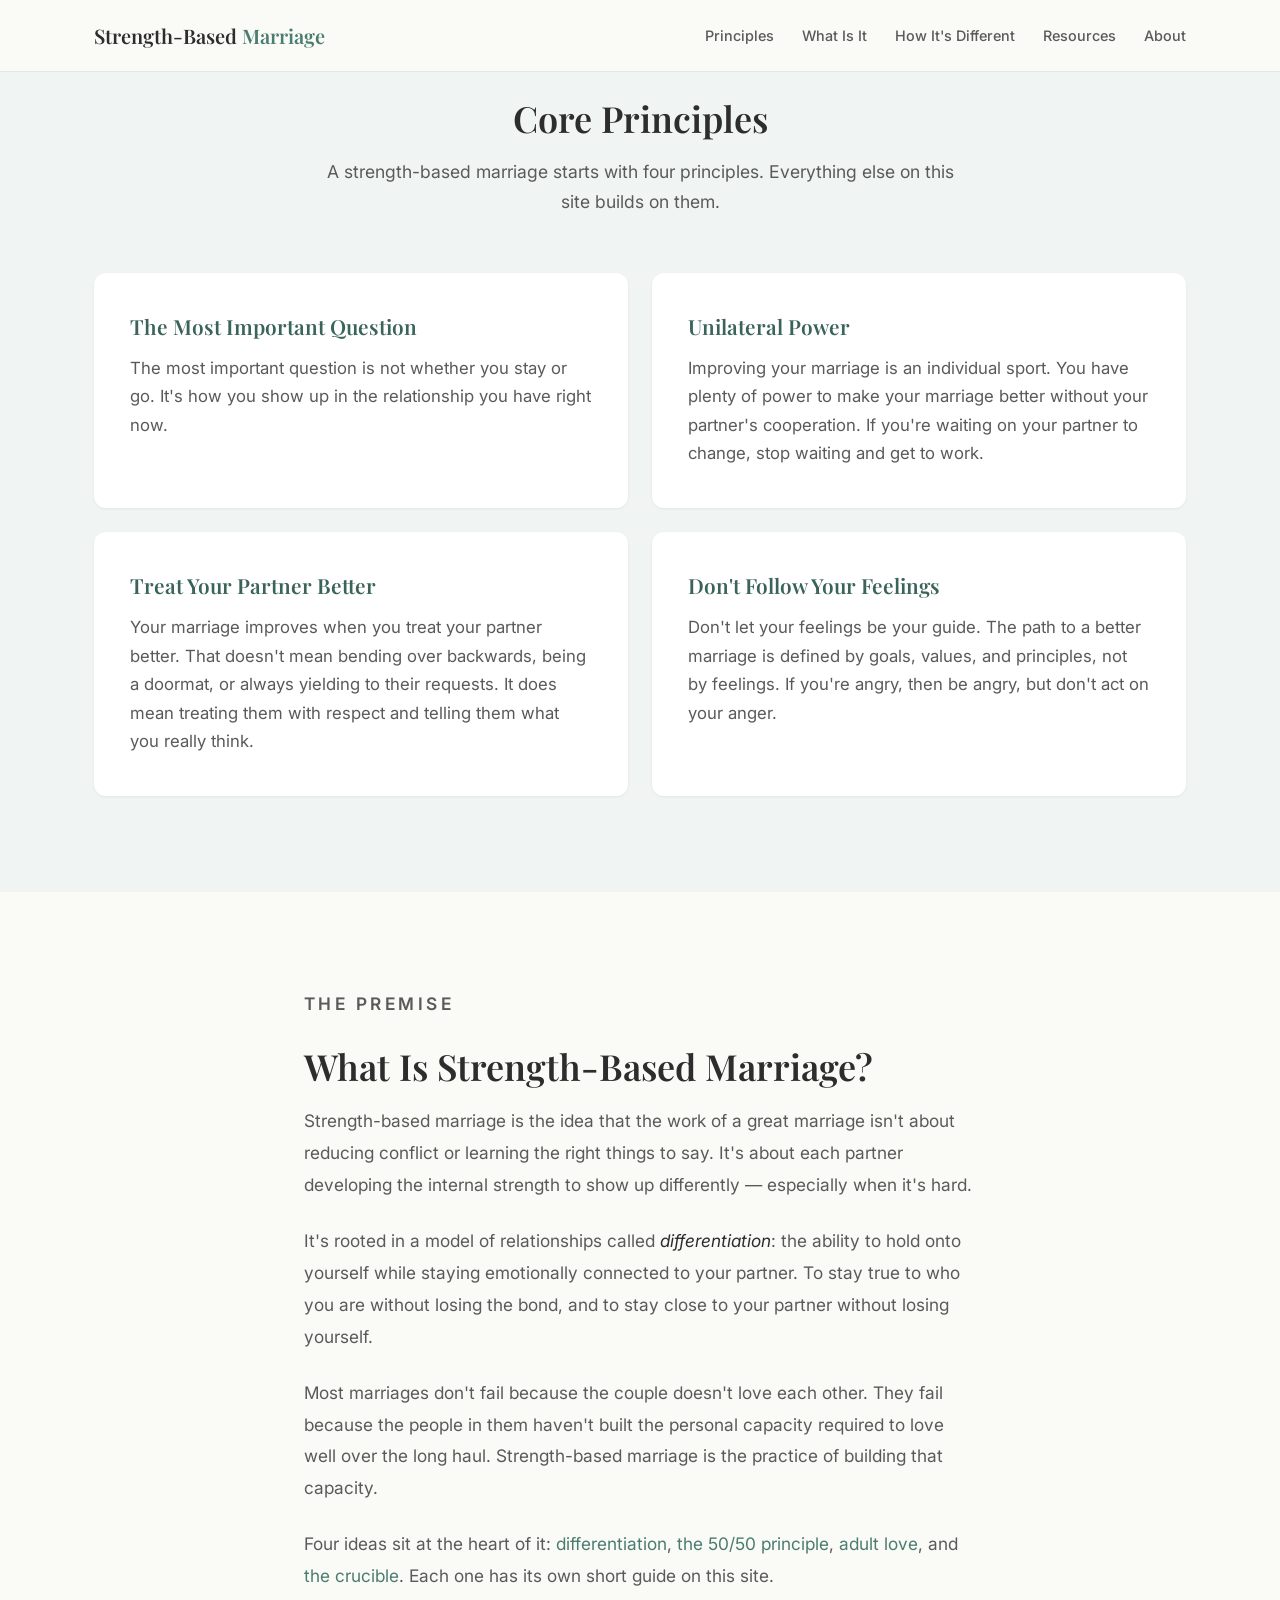
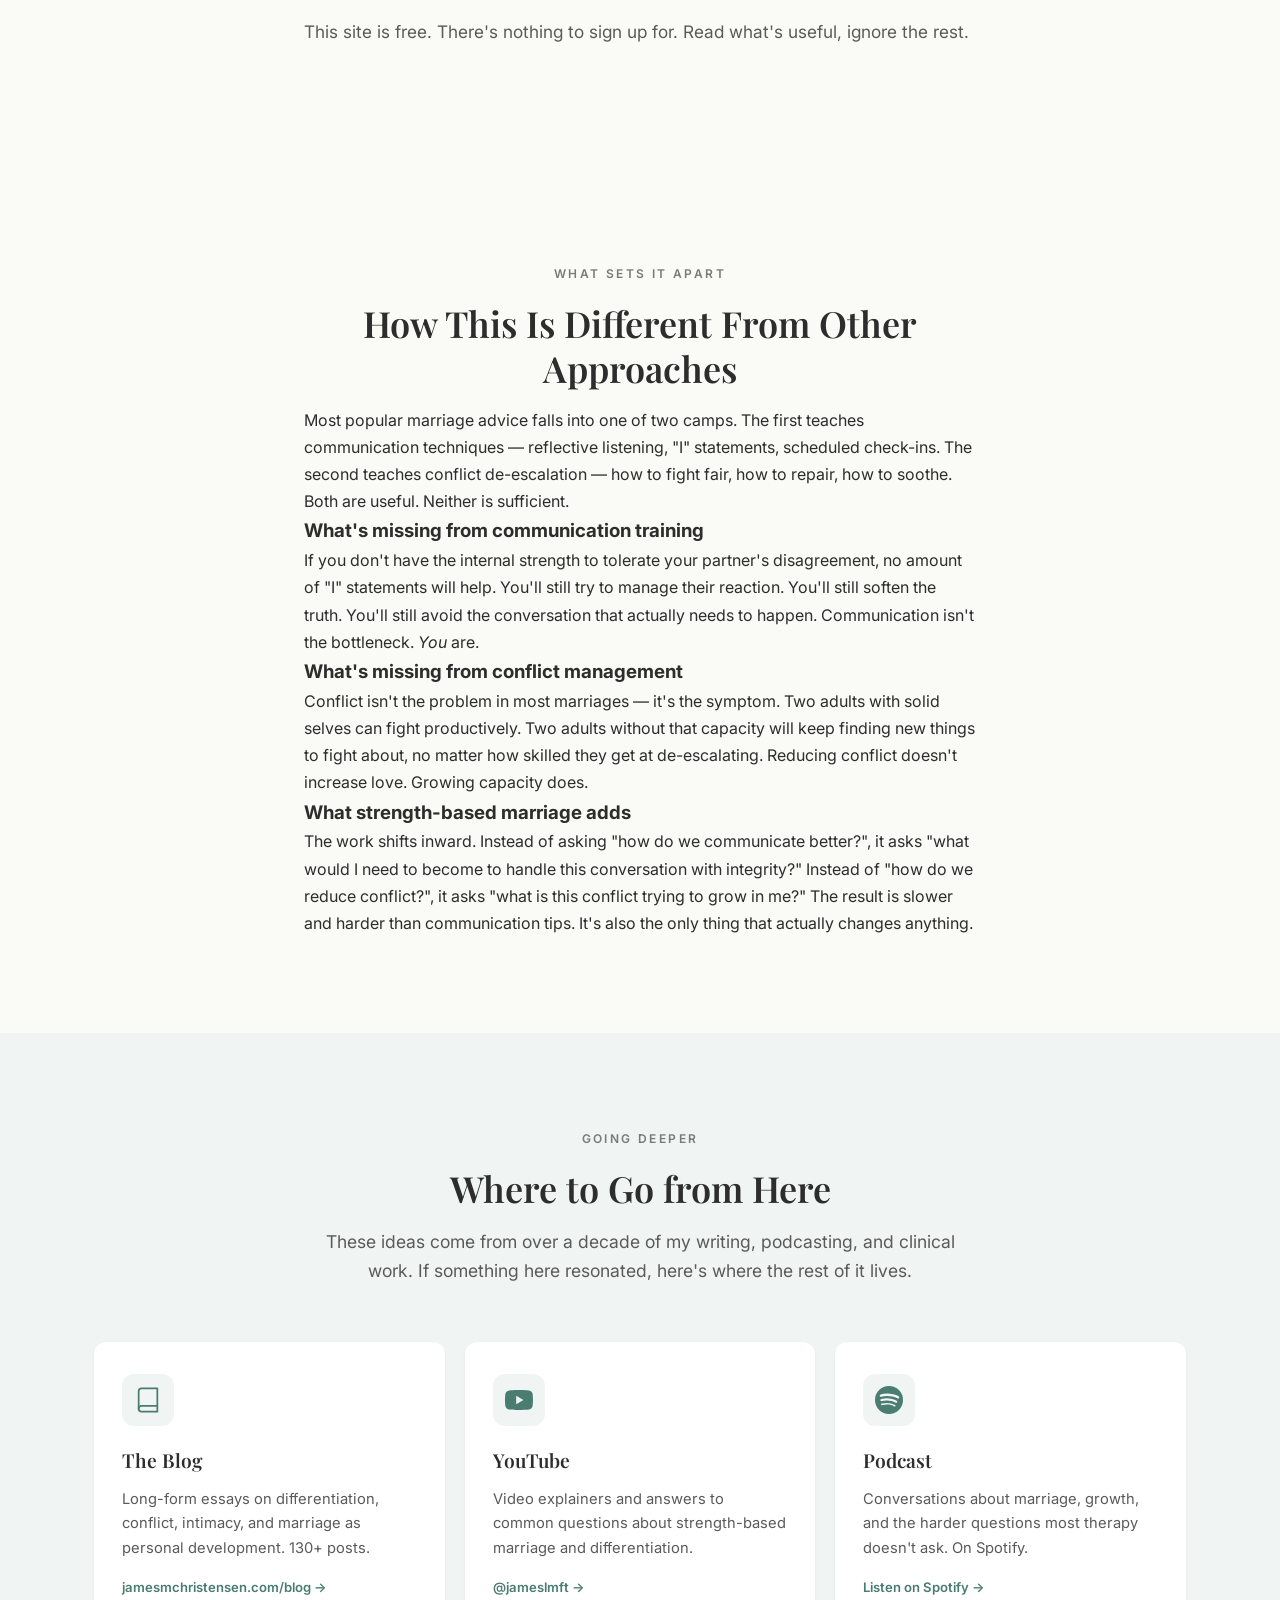
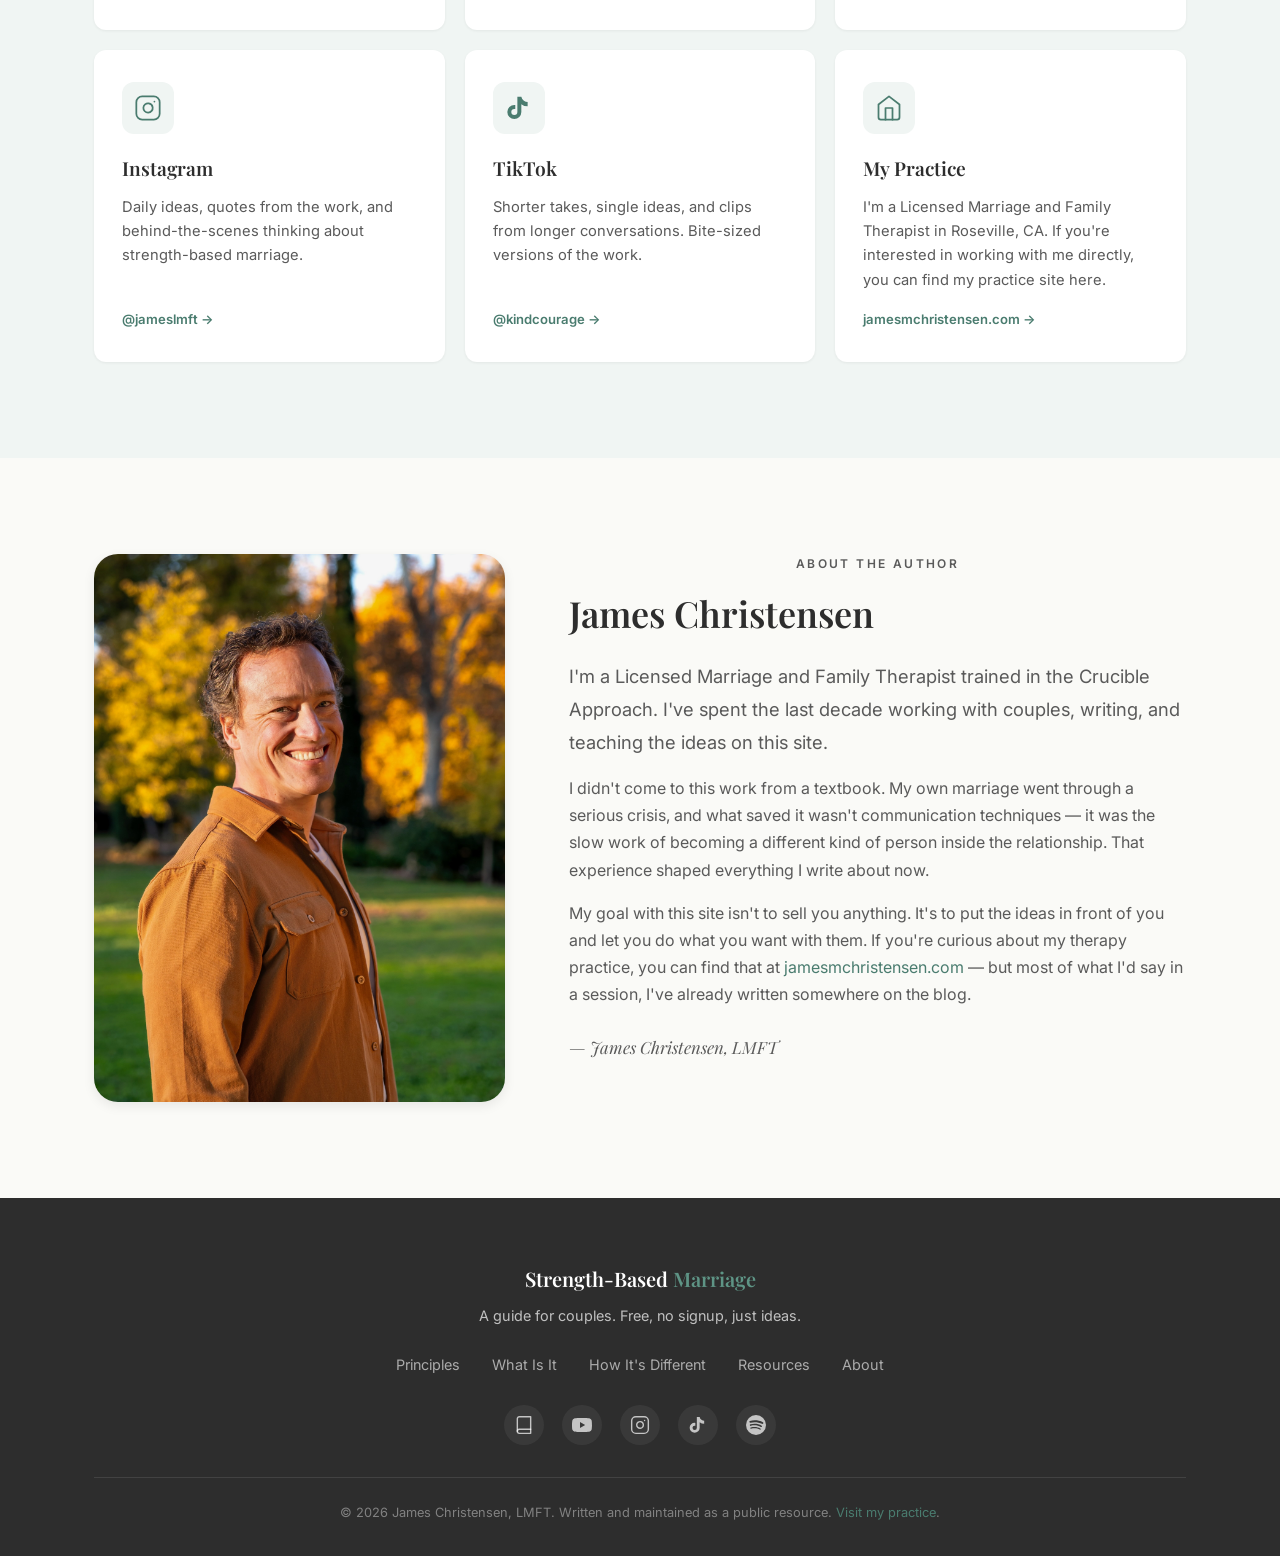
<file: index.html>
<!DOCTYPE html>
<html lang="en">
<head>
  <meta charset="UTF-8">
  <meta name="viewport" content="width=device-width, initial-scale=1.0">
  <title>Strength-Based Marriage | A Guide for Couples</title>
  <meta name="description" content="A guide to strength-based marriage. Most couples therapy teaches communication tips. This is a different way of thinking about your relationship — built on differentiation, personal growth, and the courage to be honest with yourself.">
  <link rel="preconnect" href="https://fonts.googleapis.com">
  <link rel="preconnect" href="https://fonts.gstatic.com" crossorigin>
  <link href="https://fonts.googleapis.com/css2?family=Inter:wght@400;500;600&family=Playfair+Display:wght@500;600;700;800;900&display=swap" rel="stylesheet">
  <link rel="stylesheet" href="styles.css?v=7">
</head>
<body>

  <!-- Navigation -->
  <nav class="nav" id="nav">
    <div class="container nav-inner">
      <a href="#" class="nav-logo">Strength-Based <span>Marriage</span></a>
      <button class="nav-toggle" id="nav-toggle" aria-label="Toggle menu">
        <span></span><span></span><span></span>
      </button>
      <ul class="nav-links" id="nav-links">
        <li><a href="#principles">Principles</a></li>
        <li><a href="#what-is-it">What Is It</a></li>
        <li><a href="#different">How It's Different</a></li>
        <li><a href="#resources">Resources</a></li>
        <li><a href="#about">About</a></li>
      </ul>
    </div>
  </nav>

  <!-- Principles -->
  <section class="section section-alt" id="principles">
    <div class="container">
      <h1 class="section-title">Core Principles</h1>
      <p class="section-subtitle">A strength-based marriage starts with four principles. Everything else on this site builds on them.</p>
      <div class="grid-2 principles-grid">
        <div class="principle-card">
          <h3>The Most Important Question</h3>
          <p class="principle-text">The most important question is not whether you stay or go. It's how you show up in the relationship you have right now.</p>
        </div>
        <div class="principle-card">
          <h3>Unilateral Power</h3>
          <p class="principle-text">Improving your marriage is an individual sport. You have plenty of power to make your marriage better without your partner's cooperation. If you're waiting on your partner to change, stop waiting and get to work.</p>
        </div>
        <div class="principle-card">
          <h3>Treat Your Partner Better</h3>
          <p class="principle-text">Your marriage improves when you treat your partner better. That doesn't mean bending over backwards, being a doormat, or always yielding to their requests. It does mean treating them with respect and telling them what you really think.</p>
        </div>
        <div class="principle-card">
          <h3>Don't Follow Your Feelings</h3>
          <p class="principle-text">Don't let your feelings be your guide. The path to a better marriage is defined by goals, values, and principles, not by feelings. If you're angry, then be angry, but don't act on your anger.</p>
        </div>
      </div>
    </div>
  </section>

  <!-- What is it -->
  <section class="section section-prose" id="what-is-it">
    <div class="container container-narrow">
      <p class="section-eyebrow">The Premise</p>
      <h2 class="section-title">What Is Strength-Based Marriage?</h2>
      <p>Strength-based marriage is the idea that the work of a great marriage isn't about reducing conflict or learning the right things to say. It's about each partner developing the internal strength to show up differently &mdash; especially when it's hard.</p>
      <p>It's rooted in a model of relationships called <em>differentiation</em>: the ability to hold onto yourself while staying emotionally connected to your partner. To stay true to who you are without losing the bond, and to stay close to your partner without losing yourself.</p>
      <p>Most marriages don't fail because the couple doesn't love each other. They fail because the people in them haven't built the personal capacity required to love well over the long haul. Strength-based marriage is the practice of building that capacity.</p>
      <p>Four ideas sit at the heart of it: <a href="differentiation.html">differentiation</a>, <a href="the-50-50-principle.html">the 50/50 principle</a>, <a href="adult-love.html">adult love</a>, and <a href="the-crucible.html">the crucible</a>. Each one has its own short guide on this site.</p>
      <p>This site is free. There's nothing to sign up for. Read what's useful, ignore the rest.</p>
    </div>
  </section>

  <!-- How It's Different -->
  <section class="section" id="different">
    <div class="container container-narrow">
      <p class="section-eyebrow">What Sets It Apart</p>
      <h2 class="section-title">How This Is Different From Other Approaches</h2>
      <p>Most popular marriage advice falls into one of two camps. The first teaches communication techniques &mdash; reflective listening, "I" statements, scheduled check-ins. The second teaches conflict de-escalation &mdash; how to fight fair, how to repair, how to soothe. Both are useful. Neither is sufficient.</p>

      <h3>What's missing from communication training</h3>
      <p>If you don't have the internal strength to tolerate your partner's disagreement, no amount of "I" statements will help. You'll still try to manage their reaction. You'll still soften the truth. You'll still avoid the conversation that actually needs to happen. Communication isn't the bottleneck. <em>You</em> are.</p>

      <h3>What's missing from conflict management</h3>
      <p>Conflict isn't the problem in most marriages &mdash; it's the symptom. Two adults with solid selves can fight productively. Two adults without that capacity will keep finding new things to fight about, no matter how skilled they get at de-escalating. Reducing conflict doesn't increase love. Growing capacity does.</p>

      <h3>What strength-based marriage adds</h3>
      <p>The work shifts inward. Instead of asking "how do we communicate better?", it asks "what would I need to become to handle this conversation with integrity?" Instead of "how do we reduce conflict?", it asks "what is this conflict trying to grow in me?" The result is slower and harder than communication tips. It's also the only thing that actually changes anything.</p>
    </div>
  </section>

  <!-- Resources -->
  <section class="section section-alt" id="resources">
    <div class="container">
      <p class="section-eyebrow">Going Deeper</p>
      <h2 class="section-title">Where to Go from Here</h2>
      <p class="section-subtitle">These ideas come from over a decade of my writing, podcasting, and clinical work. If something here resonated, here's where the rest of it lives.</p>
      <div class="resources-grid">
        <a href="https://jamesmchristensen.com/blog" target="_blank" rel="noopener" class="resource-card">
          <div class="resource-icon">
            <svg width="28" height="28" viewBox="0 0 24 24" fill="none" stroke="currentColor" stroke-width="1.5" stroke-linecap="round" stroke-linejoin="round"><path d="M4 19.5A2.5 2.5 0 016.5 17H20"/><path d="M6.5 2H20v20H6.5A2.5 2.5 0 014 19.5v-15A2.5 2.5 0 016.5 2z"/></svg>
          </div>
          <h3>The Blog</h3>
          <p>Long-form essays on differentiation, conflict, intimacy, and marriage as personal development. 130+ posts.</p>
          <span class="resource-link">jamesmchristensen.com/blog &rarr;</span>
        </a>
        <a href="https://youtube.com/@jameslmft" target="_blank" rel="noopener" class="resource-card">
          <div class="resource-icon">
            <svg width="28" height="28" viewBox="0 0 24 24" fill="currentColor"><path d="M23.5 6.2a3 3 0 00-2.1-2.1C19.5 3.5 12 3.5 12 3.5s-7.5 0-9.4.6A3 3 0 00.5 6.2C0 8.1 0 12 0 12s0 3.9.5 5.8a3 3 0 002.1 2.1c1.9.6 9.4.6 9.4.6s7.5 0 9.4-.6a3 3 0 002.1-2.1c.5-1.9.5-5.8.5-5.8s0-3.9-.5-5.8zM9.6 15.6V8.4l6.2 3.6-6.2 3.6z"/></svg>
          </div>
          <h3>YouTube</h3>
          <p>Video explainers and answers to common questions about strength-based marriage and differentiation.</p>
          <span class="resource-link">@jameslmft &rarr;</span>
        </a>
        <a href="https://open.spotify.com/show/2PC7NKPstyNi08TNfYcyaT" target="_blank" rel="noopener" class="resource-card">
          <div class="resource-icon">
            <svg width="28" height="28" viewBox="0 0 24 24" fill="currentColor"><path d="M12 0a12 12 0 100 24 12 12 0 000-24zm5.5 17.3a.7.7 0 01-1 .2c-2.8-1.7-6.3-2-10.5-1.1a.7.7 0 11-.3-1.4c4.5-1 8.4-.6 11.5 1.3a.7.7 0 01.3 1zm1.5-3.3a.9.9 0 01-1.2.3c-3.2-2-8.1-2.5-11.9-1.4a.9.9 0 11-.5-1.7c4.3-1.3 9.7-.7 13.4 1.6a.9.9 0 01.2 1.2zm.1-3.4c-3.8-2.3-10.1-2.5-13.7-1.4a1 1 0 11-.6-2c4.2-1.3 11.1-1 15.5 1.6a1 1 0 11-1.1 1.8z"/></svg>
          </div>
          <h3>Podcast</h3>
          <p>Conversations about marriage, growth, and the harder questions most therapy doesn't ask. On Spotify.</p>
          <span class="resource-link">Listen on Spotify &rarr;</span>
        </a>
        <a href="https://instagram.com/jameslmft" target="_blank" rel="noopener" class="resource-card">
          <div class="resource-icon">
            <svg width="28" height="28" viewBox="0 0 24 24" fill="none" stroke="currentColor" stroke-width="1.5" stroke-linecap="round" stroke-linejoin="round"><rect x="2" y="2" width="20" height="20" rx="5"/><path d="M16 11.4A4 4 0 1112.6 8 4 4 0 0116 11.4z"/><line x1="17.5" y1="6.5" x2="17.51" y2="6.5"/></svg>
          </div>
          <h3>Instagram</h3>
          <p>Daily ideas, quotes from the work, and behind-the-scenes thinking about strength-based marriage.</p>
          <span class="resource-link">@jameslmft &rarr;</span>
        </a>
        <a href="https://www.tiktok.com/@kindcourage" target="_blank" rel="noopener" class="resource-card">
          <div class="resource-icon">
            <svg width="28" height="28" viewBox="0 0 24 24" fill="currentColor"><path d="M19.6 6.9a5.7 5.7 0 01-3.4-1.1 5.7 5.7 0 01-2.2-3.5h-3.4v13.1a2.6 2.6 0 11-2.6-2.6c.3 0 .5 0 .8.1V9.5a6 6 0 00-.8-.1 6 6 0 106 6V8.7a8.8 8.8 0 005.4 1.9V6.9h.2z"/></svg>
          </div>
          <h3>TikTok</h3>
          <p>Shorter takes, single ideas, and clips from longer conversations. Bite-sized versions of the work.</p>
          <span class="resource-link">@kindcourage &rarr;</span>
        </a>
        <a href="https://jamesmchristensen.com" target="_blank" rel="noopener" class="resource-card">
          <div class="resource-icon">
            <svg width="28" height="28" viewBox="0 0 24 24" fill="none" stroke="currentColor" stroke-width="1.5" stroke-linecap="round" stroke-linejoin="round"><path d="M3 9l9-7 9 7v11a2 2 0 01-2 2H5a2 2 0 01-2-2z"/><polyline points="9 22 9 12 15 12 15 22"/></svg>
          </div>
          <h3>My Practice</h3>
          <p>I'm a Licensed Marriage and Family Therapist in Roseville, CA. If you're interested in working with me directly, you can find my practice site here.</p>
          <span class="resource-link">jamesmchristensen.com &rarr;</span>
        </a>
      </div>
    </div>
  </section>

  <!-- About -->
  <section class="section" id="about">
    <div class="container">
      <div class="about-layout">
        <div class="about-image">
          <img src="images/james-christensen.jpg" alt="James Christensen, LMFT" class="about-photo">
        </div>
        <div class="about-content">
          <p class="section-eyebrow">About the Author</p>
          <h2 class="section-title text-left">James Christensen</h2>
          <p class="lead">I'm a Licensed Marriage and Family Therapist trained in the Crucible Approach. I've spent the last decade working with couples, writing, and teaching the ideas on this site.</p>
          <p>I didn't come to this work from a textbook. My own marriage went through a serious crisis, and what saved it wasn't communication techniques &mdash; it was the slow work of becoming a different kind of person inside the relationship. That experience shaped everything I write about now.</p>
          <p>My goal with this site isn't to sell you anything. It's to put the ideas in front of you and let you do what you want with them. If you're curious about my therapy practice, you can find that at <a href="https://jamesmchristensen.com" target="_blank" rel="noopener">jamesmchristensen.com</a> &mdash; but most of what I'd say in a session, I've already written somewhere on the blog.</p>
          <p class="byline">&mdash; James Christensen, LMFT</p>
        </div>
      </div>
    </div>
  </section>

  <!-- Footer -->
  <footer class="footer">
    <div class="container footer-inner">
      <div class="footer-brand">
        <a href="#" class="nav-logo">Strength-Based <span>Marriage</span></a>
        <p>A guide for couples. Free, no signup, just ideas.</p>
      </div>
      <div class="footer-links">
        <a href="#principles">Principles</a>
        <a href="#what-is-it">What Is It</a>
        <a href="#different">How It's Different</a>
        <a href="#resources">Resources</a>
        <a href="#about">About</a>
      </div>
      <div class="footer-social" aria-label="Social links">
        <a href="https://jamesmchristensen.com/blog" target="_blank" rel="noopener" aria-label="Blog">
          <svg width="20" height="20" viewBox="0 0 24 24" fill="none" stroke="currentColor" stroke-width="1.7" stroke-linecap="round" stroke-linejoin="round"><path d="M4 19.5A2.5 2.5 0 016.5 17H20"/><path d="M6.5 2H20v20H6.5A2.5 2.5 0 014 19.5v-15A2.5 2.5 0 016.5 2z"/></svg>
        </a>
        <a href="https://youtube.com/@jameslmft" target="_blank" rel="noopener" aria-label="YouTube">
          <svg width="20" height="20" viewBox="0 0 24 24" fill="currentColor"><path d="M23.5 6.2a3 3 0 00-2.1-2.1C19.5 3.5 12 3.5 12 3.5s-7.5 0-9.4.6A3 3 0 00.5 6.2C0 8.1 0 12 0 12s0 3.9.5 5.8a3 3 0 002.1 2.1c1.9.6 9.4.6 9.4.6s7.5 0 9.4-.6a3 3 0 002.1-2.1c.5-1.9.5-5.8.5-5.8s0-3.9-.5-5.8zM9.6 15.6V8.4l6.2 3.6-6.2 3.6z"/></svg>
        </a>
        <a href="https://instagram.com/jameslmft" target="_blank" rel="noopener" aria-label="Instagram">
          <svg width="20" height="20" viewBox="0 0 24 24" fill="none" stroke="currentColor" stroke-width="1.7" stroke-linecap="round" stroke-linejoin="round"><rect x="2" y="2" width="20" height="20" rx="5"/><path d="M16 11.4A4 4 0 1112.6 8 4 4 0 0116 11.4z"/><line x1="17.5" y1="6.5" x2="17.51" y2="6.5"/></svg>
        </a>
        <a href="https://www.tiktok.com/@kindcourage" target="_blank" rel="noopener" aria-label="TikTok">
          <svg width="20" height="20" viewBox="0 0 24 24" fill="currentColor"><path d="M19.6 6.9a5.7 5.7 0 01-3.4-1.1 5.7 5.7 0 01-2.2-3.5h-3.4v13.1a2.6 2.6 0 11-2.6-2.6c.3 0 .5 0 .8.1V9.5a6 6 0 00-.8-.1 6 6 0 106 6V8.7a8.8 8.8 0 005.4 1.9V6.9h.2z"/></svg>
        </a>
        <a href="https://open.spotify.com/show/2PC7NKPstyNi08TNfYcyaT" target="_blank" rel="noopener" aria-label="Podcast on Spotify">
          <svg width="20" height="20" viewBox="0 0 24 24" fill="currentColor"><path d="M12 0a12 12 0 100 24 12 12 0 000-24zm5.5 17.3a.7.7 0 01-1 .2c-2.8-1.7-6.3-2-10.5-1.1a.7.7 0 11-.3-1.4c4.5-1 8.4-.6 11.5 1.3a.7.7 0 01.3 1zm1.5-3.3a.9.9 0 01-1.2.3c-3.2-2-8.1-2.5-11.9-1.4a.9.9 0 11-.5-1.7c4.3-1.3 9.7-.7 13.4 1.6a.9.9 0 01.2 1.2zm.1-3.4c-3.8-2.3-10.1-2.5-13.7-1.4a1 1 0 11-.6-2c4.2-1.3 11.1-1 15.5 1.6a1 1 0 11-1.1 1.8z"/></svg>
        </a>
      </div>
      <div class="footer-bottom">
        <p>&copy; 2026 James Christensen, LMFT. Written and maintained as a public resource. <a href="https://jamesmchristensen.com" target="_blank" rel="noopener">Visit my practice</a>.</p>
      </div>
    </div>
  </footer>

  <script src="script.js?v=5"></script>
</body>
</html>
</file>
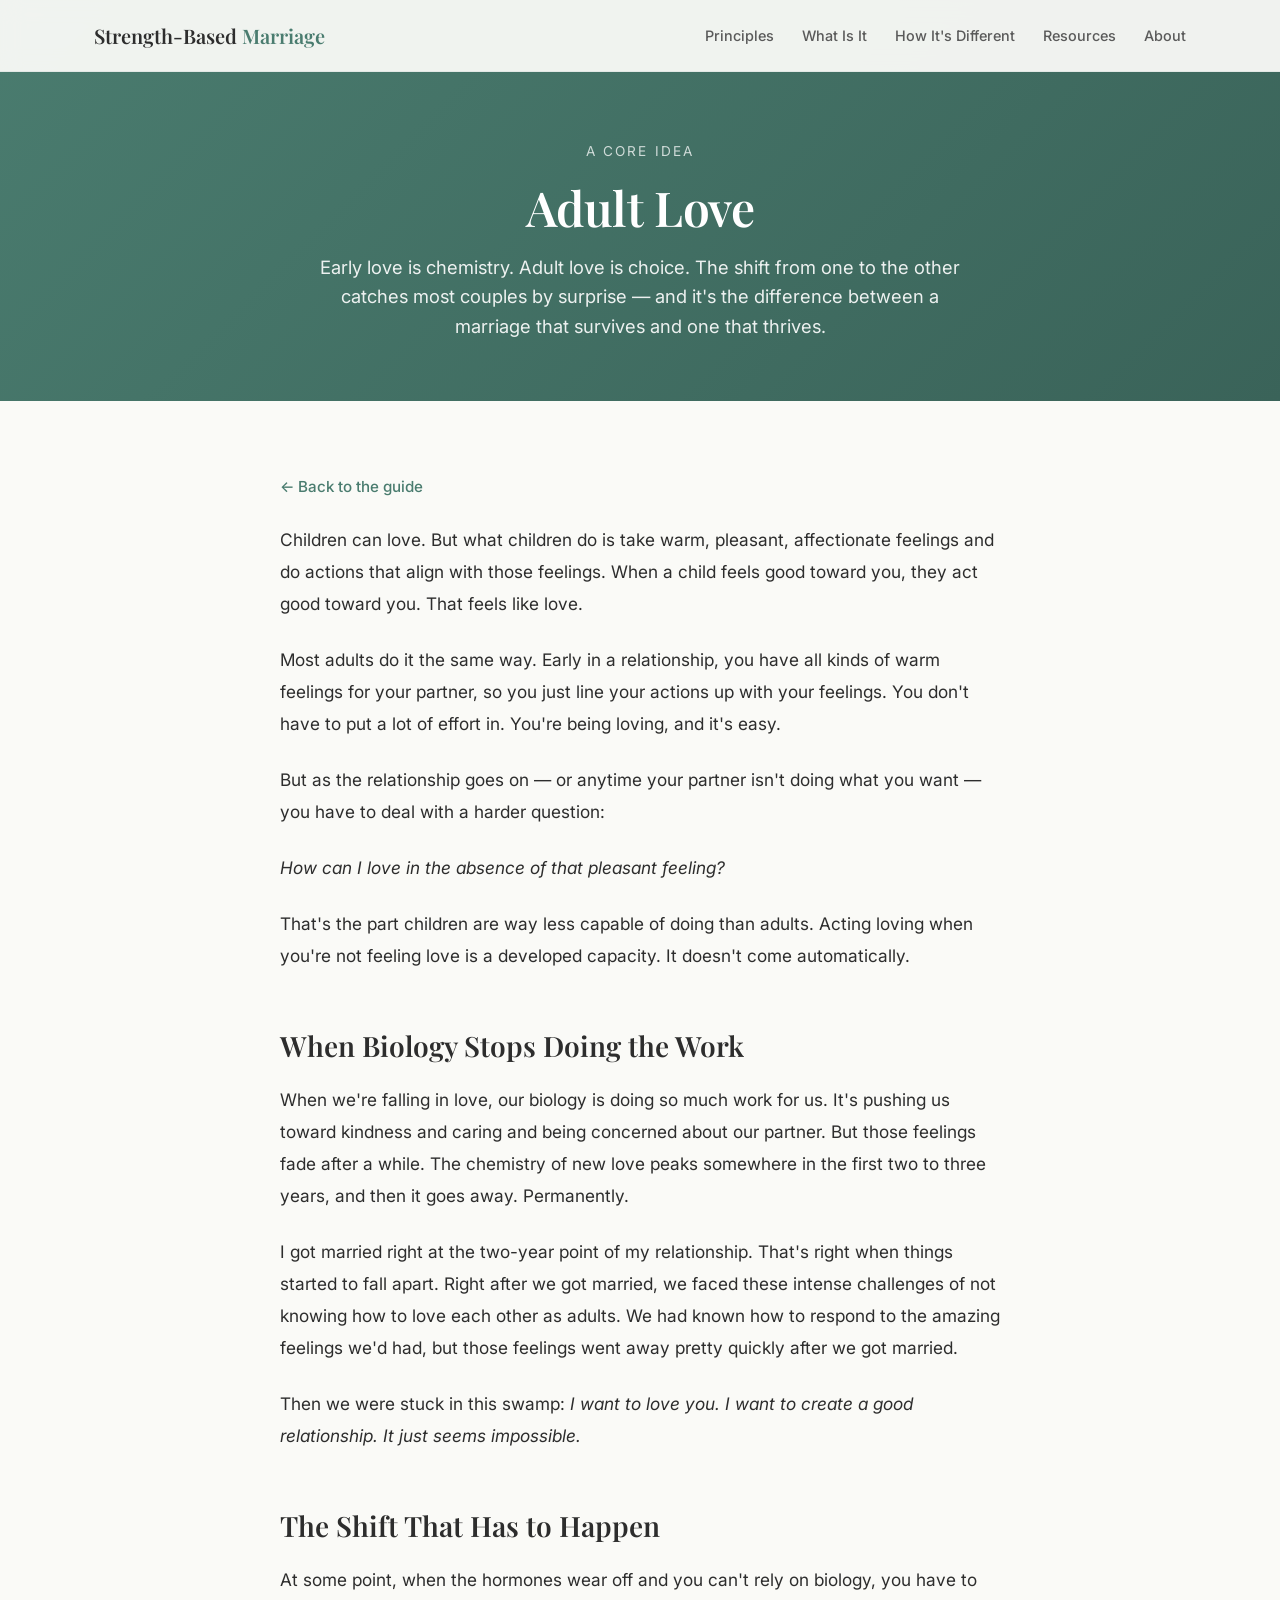
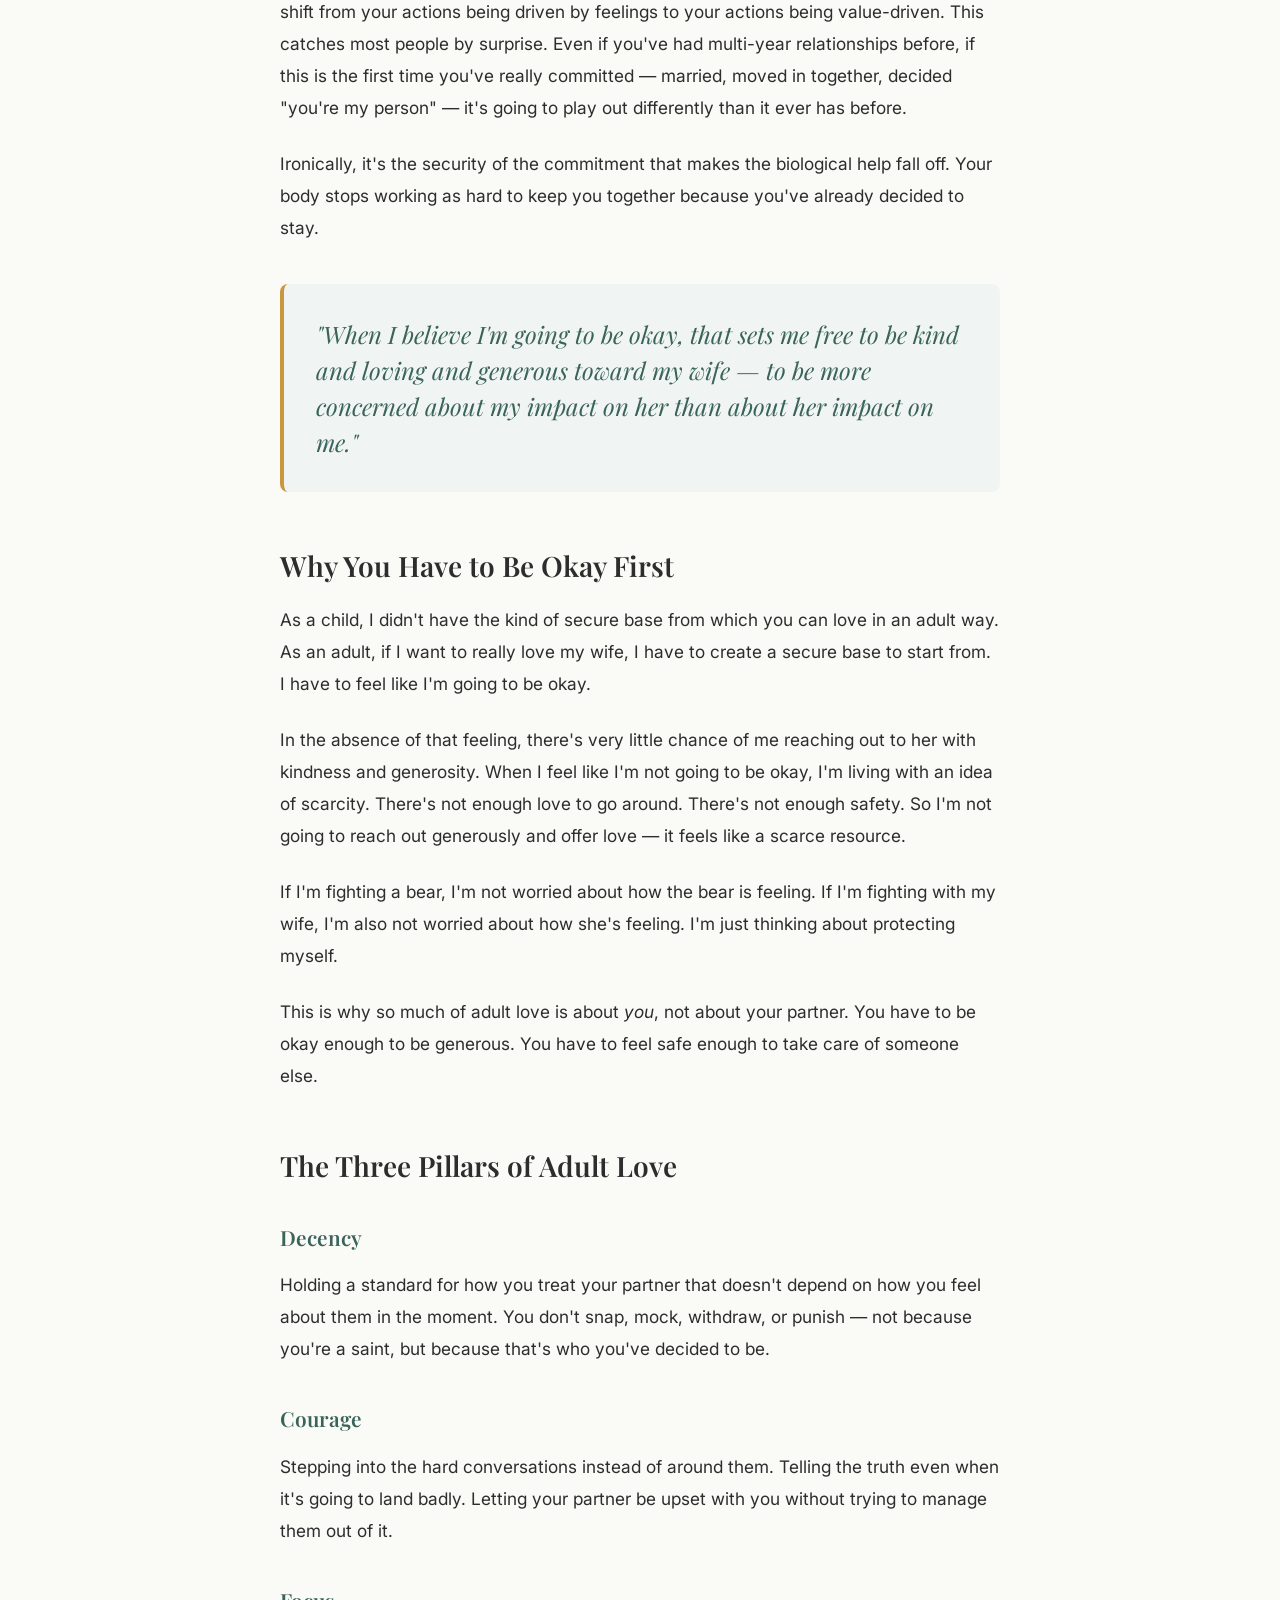
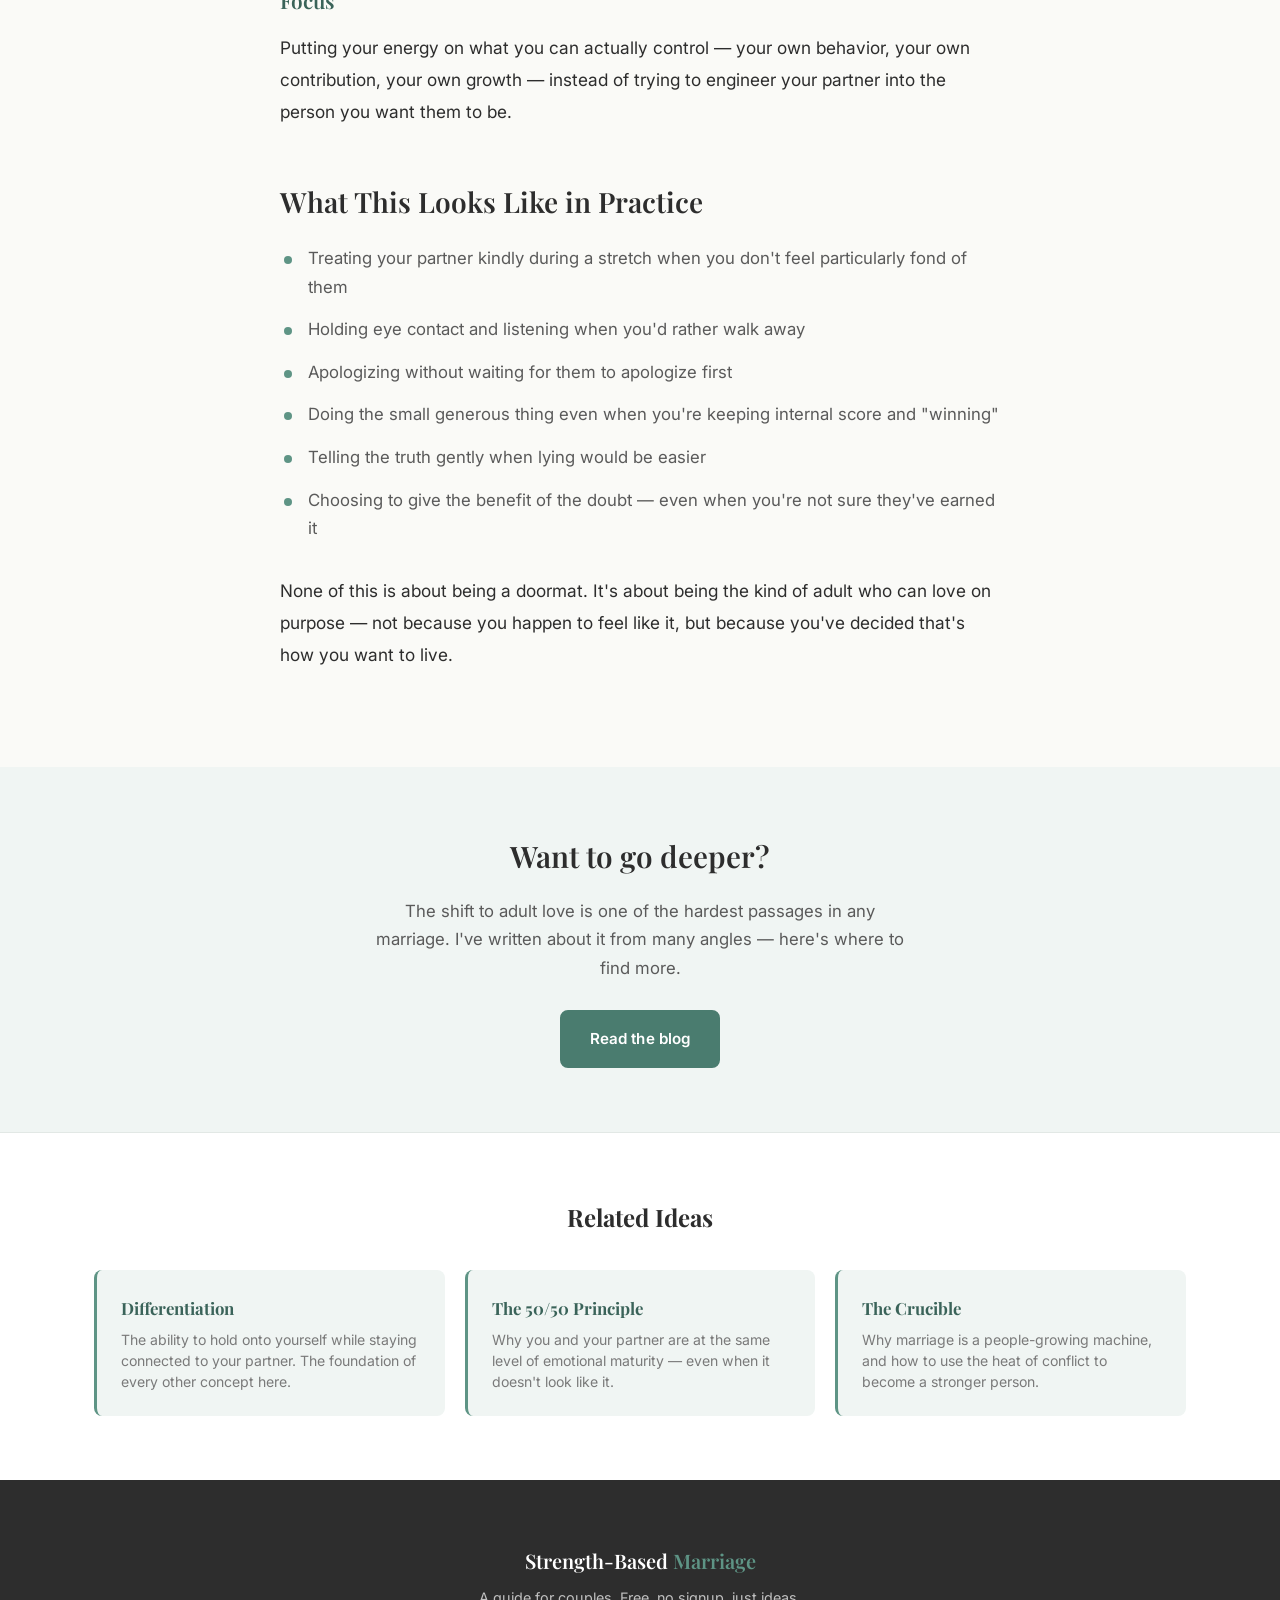
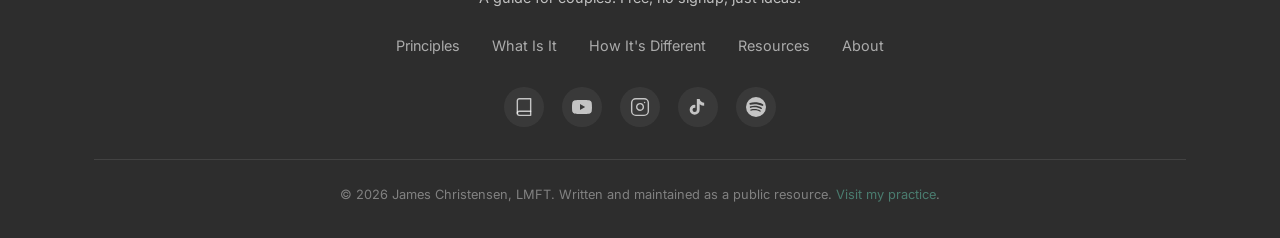
<file: adult-love.html>
<!DOCTYPE html>
<html lang="en">
<head>
  <meta charset="UTF-8">
  <meta name="viewport" content="width=device-width, initial-scale=1.0">
  <title>Adult Love | Strength-Based Marriage</title>
  <meta name="description" content="Early love is chemistry-driven. Adult love is a choice. The shift from one to the other catches most couples by surprise &mdash; and it's what separates marriages that thrive from ones that just survive.">
  <link rel="preconnect" href="https://fonts.googleapis.com">
  <link rel="preconnect" href="https://fonts.gstatic.com" crossorigin>
  <link href="https://fonts.googleapis.com/css2?family=Inter:wght@400;500;600&family=Playfair+Display:wght@500;600;700&display=swap" rel="stylesheet">
  <link rel="stylesheet" href="styles.css?v=7">
</head>
<body>

  <nav class="nav" id="nav">
    <div class="container nav-inner">
      <a href="index.html" class="nav-logo">Strength-Based <span>Marriage</span></a>
      <button class="nav-toggle" id="nav-toggle" aria-label="Toggle menu">
        <span></span><span></span><span></span>
      </button>
      <ul class="nav-links" id="nav-links">
        <li><a href="index.html#principles">Principles</a></li>
        <li><a href="index.html#what-is-it">What Is It</a></li>
        <li><a href="index.html#different">How It's Different</a></li>
        <li><a href="index.html#resources">Resources</a></li>
        <li><a href="index.html#about">About</a></li>
      </ul>
    </div>
  </nav>

  <header class="article-header">
    <div class="container">
      <p class="article-eyebrow">A Core Idea</p>
      <h1>Adult Love</h1>
      <p class="article-deck">Early love is chemistry. Adult love is choice. The shift from one to the other catches most couples by surprise &mdash; and it's the difference between a marriage that survives and one that thrives.</p>
    </div>
  </header>

  <div class="container">
  <article class="article-body">
    <a href="index.html" class="back-link">&larr; Back to the guide</a>

    <p>Children can love. But what children do is take warm, pleasant, affectionate feelings and do actions that align with those feelings. When a child feels good toward you, they act good toward you. That feels like love.</p>

    <p>Most adults do it the same way. Early in a relationship, you have all kinds of warm feelings for your partner, so you just line your actions up with your feelings. You don't have to put a lot of effort in. You're being loving, and it's easy.</p>

    <p>But as the relationship goes on &mdash; or anytime your partner isn't doing what you want &mdash; you have to deal with a harder question:</p>

    <p><em>How can I love in the absence of that pleasant feeling?</em></p>

    <p>That's the part children are way less capable of doing than adults. Acting loving when you're not feeling love is a developed capacity. It doesn't come automatically.</p>

    <h2>When Biology Stops Doing the Work</h2>

    <p>When we're falling in love, our biology is doing so much work for us. It's pushing us toward kindness and caring and being concerned about our partner. But those feelings fade after a while. The chemistry of new love peaks somewhere in the first two to three years, and then it goes away. Permanently.</p>

    <p>I got married right at the two-year point of my relationship. That's right when things started to fall apart. Right after we got married, we faced these intense challenges of not knowing how to love each other as adults. We had known how to respond to the amazing feelings we'd had, but those feelings went away pretty quickly after we got married.</p>

    <p>Then we were stuck in this swamp: <em>I want to love you. I want to create a good relationship. It just seems impossible.</em></p>

    <h2>The Shift That Has to Happen</h2>

    <p>At some point, when the hormones wear off and you can't rely on biology, you have to shift from your actions being driven by feelings to your actions being value-driven. This catches most people by surprise. Even if you've had multi-year relationships before, if this is the first time you've really committed &mdash; married, moved in together, decided "you're my person" &mdash; it's going to play out differently than it ever has before.</p>

    <p>Ironically, it's the security of the commitment that makes the biological help fall off. Your body stops working as hard to keep you together because you've already decided to stay.</p>

    <div class="pull-quote">
      "When I believe I'm going to be okay, that sets me free to be kind and loving and generous toward my wife &mdash; to be more concerned about my impact on her than about her impact on me."
    </div>

    <h2>Why You Have to Be Okay First</h2>

    <p>As a child, I didn't have the kind of secure base from which you can love in an adult way. As an adult, if I want to really love my wife, I have to create a secure base to start from. I have to feel like I'm going to be okay.</p>

    <p>In the absence of that feeling, there's very little chance of me reaching out to her with kindness and generosity. When I feel like I'm not going to be okay, I'm living with an idea of scarcity. There's not enough love to go around. There's not enough safety. So I'm not going to reach out generously and offer love &mdash; it feels like a scarce resource.</p>

    <p>If I'm fighting a bear, I'm not worried about how the bear is feeling. If I'm fighting with my wife, I'm also not worried about how she's feeling. I'm just thinking about protecting myself.</p>

    <p>This is why so much of adult love is about <em>you</em>, not about your partner. You have to be okay enough to be generous. You have to feel safe enough to take care of someone else.</p>

    <h2>The Three Pillars of Adult Love</h2>

    <h3>Decency</h3>
    <p>Holding a standard for how you treat your partner that doesn't depend on how you feel about them in the moment. You don't snap, mock, withdraw, or punish &mdash; not because you're a saint, but because that's who you've decided to be.</p>

    <h3>Courage</h3>
    <p>Stepping into the hard conversations instead of around them. Telling the truth even when it's going to land badly. Letting your partner be upset with you without trying to manage them out of it.</p>

    <h3>Focus</h3>
    <p>Putting your energy on what you can actually control &mdash; your own behavior, your own contribution, your own growth &mdash; instead of trying to engineer your partner into the person you want them to be.</p>

    <h2>What This Looks Like in Practice</h2>

    <ul>
      <li>Treating your partner kindly during a stretch when you don't feel particularly fond of them</li>
      <li>Holding eye contact and listening when you'd rather walk away</li>
      <li>Apologizing without waiting for them to apologize first</li>
      <li>Doing the small generous thing even when you're keeping internal score and "winning"</li>
      <li>Telling the truth gently when lying would be easier</li>
      <li>Choosing to give the benefit of the doubt &mdash; even when you're not sure they've earned it</li>
    </ul>

    <p>None of this is about being a doormat. It's about being the kind of adult who can love on purpose &mdash; not because you happen to feel like it, but because you've decided that's how you want to live.</p>
  </article>
  </div>

  <section class="article-cta">
    <div class="container">
      <h2>Want to go deeper?</h2>
      <p>The shift to adult love is one of the hardest passages in any marriage. I've written about it from many angles &mdash; here's where to find more.</p>
      <a href="https://jamesmchristensen.com/blog" target="_blank" rel="noopener" class="btn btn-primary">Read the blog</a>
    </div>
  </section>

  <section class="related-concepts">
    <h2>Related Ideas</h2>
    <div class="related-grid">
      <a href="differentiation.html" class="related-card">
        <h3>Differentiation</h3>
        <p>The ability to hold onto yourself while staying connected to your partner. The foundation of every other concept here.</p>
      </a>
      <a href="the-50-50-principle.html" class="related-card">
        <h3>The 50/50 Principle</h3>
        <p>Why you and your partner are at the same level of emotional maturity &mdash; even when it doesn't look like it.</p>
      </a>
      <a href="the-crucible.html" class="related-card">
        <h3>The Crucible</h3>
        <p>Why marriage is a people-growing machine, and how to use the heat of conflict to become a stronger person.</p>
      </a>
    </div>
  </section>

  <footer class="footer">
    <div class="container footer-inner">
      <div class="footer-brand">
        <a href="index.html" class="nav-logo">Strength-Based <span>Marriage</span></a>
        <p>A guide for couples. Free, no signup, just ideas.</p>
      </div>
      <div class="footer-links">
        <a href="index.html#principles">Principles</a>
        <a href="index.html#what-is-it">What Is It</a>
        <a href="index.html#different">How It's Different</a>
        <a href="index.html#resources">Resources</a>
        <a href="index.html#about">About</a>
      </div>
      <div class="footer-social" aria-label="Social links">
        <a href="https://jamesmchristensen.com/blog" target="_blank" rel="noopener" aria-label="Blog">
          <svg width="20" height="20" viewBox="0 0 24 24" fill="none" stroke="currentColor" stroke-width="1.7" stroke-linecap="round" stroke-linejoin="round"><path d="M4 19.5A2.5 2.5 0 016.5 17H20"/><path d="M6.5 2H20v20H6.5A2.5 2.5 0 014 19.5v-15A2.5 2.5 0 016.5 2z"/></svg>
        </a>
        <a href="https://youtube.com/@jameslmft" target="_blank" rel="noopener" aria-label="YouTube">
          <svg width="20" height="20" viewBox="0 0 24 24" fill="currentColor"><path d="M23.5 6.2a3 3 0 00-2.1-2.1C19.5 3.5 12 3.5 12 3.5s-7.5 0-9.4.6A3 3 0 00.5 6.2C0 8.1 0 12 0 12s0 3.9.5 5.8a3 3 0 002.1 2.1c1.9.6 9.4.6 9.4.6s7.5 0 9.4-.6a3 3 0 002.1-2.1c.5-1.9.5-5.8.5-5.8s0-3.9-.5-5.8zM9.6 15.6V8.4l6.2 3.6-6.2 3.6z"/></svg>
        </a>
        <a href="https://instagram.com/jameslmft" target="_blank" rel="noopener" aria-label="Instagram">
          <svg width="20" height="20" viewBox="0 0 24 24" fill="none" stroke="currentColor" stroke-width="1.7" stroke-linecap="round" stroke-linejoin="round"><rect x="2" y="2" width="20" height="20" rx="5"/><path d="M16 11.4A4 4 0 1112.6 8 4 4 0 0116 11.4z"/><line x1="17.5" y1="6.5" x2="17.51" y2="6.5"/></svg>
        </a>
        <a href="https://www.tiktok.com/@kindcourage" target="_blank" rel="noopener" aria-label="TikTok">
          <svg width="20" height="20" viewBox="0 0 24 24" fill="currentColor"><path d="M19.6 6.9a5.7 5.7 0 01-3.4-1.1 5.7 5.7 0 01-2.2-3.5h-3.4v13.1a2.6 2.6 0 11-2.6-2.6c.3 0 .5 0 .8.1V9.5a6 6 0 00-.8-.1 6 6 0 106 6V8.7a8.8 8.8 0 005.4 1.9V6.9h.2z"/></svg>
        </a>
        <a href="https://open.spotify.com/show/2PC7NKPstyNi08TNfYcyaT" target="_blank" rel="noopener" aria-label="Podcast on Spotify">
          <svg width="20" height="20" viewBox="0 0 24 24" fill="currentColor"><path d="M12 0a12 12 0 100 24 12 12 0 000-24zm5.5 17.3a.7.7 0 01-1 .2c-2.8-1.7-6.3-2-10.5-1.1a.7.7 0 11-.3-1.4c4.5-1 8.4-.6 11.5 1.3a.7.7 0 01.3 1zm1.5-3.3a.9.9 0 01-1.2.3c-3.2-2-8.1-2.5-11.9-1.4a.9.9 0 11-.5-1.7c4.3-1.3 9.7-.7 13.4 1.6a.9.9 0 01.2 1.2zm.1-3.4c-3.8-2.3-10.1-2.5-13.7-1.4a1 1 0 11-.6-2c4.2-1.3 11.1-1 15.5 1.6a1 1 0 11-1.1 1.8z"/></svg>
        </a>
      </div>
      <div class="footer-bottom">
        <p>&copy; 2026 James Christensen, LMFT. Written and maintained as a public resource. <a href="https://jamesmchristensen.com" target="_blank" rel="noopener">Visit my practice</a>.</p>
      </div>
    </div>
  </footer>

  <script src="script.js?v=5"></script>
</body>
</html>
</file>
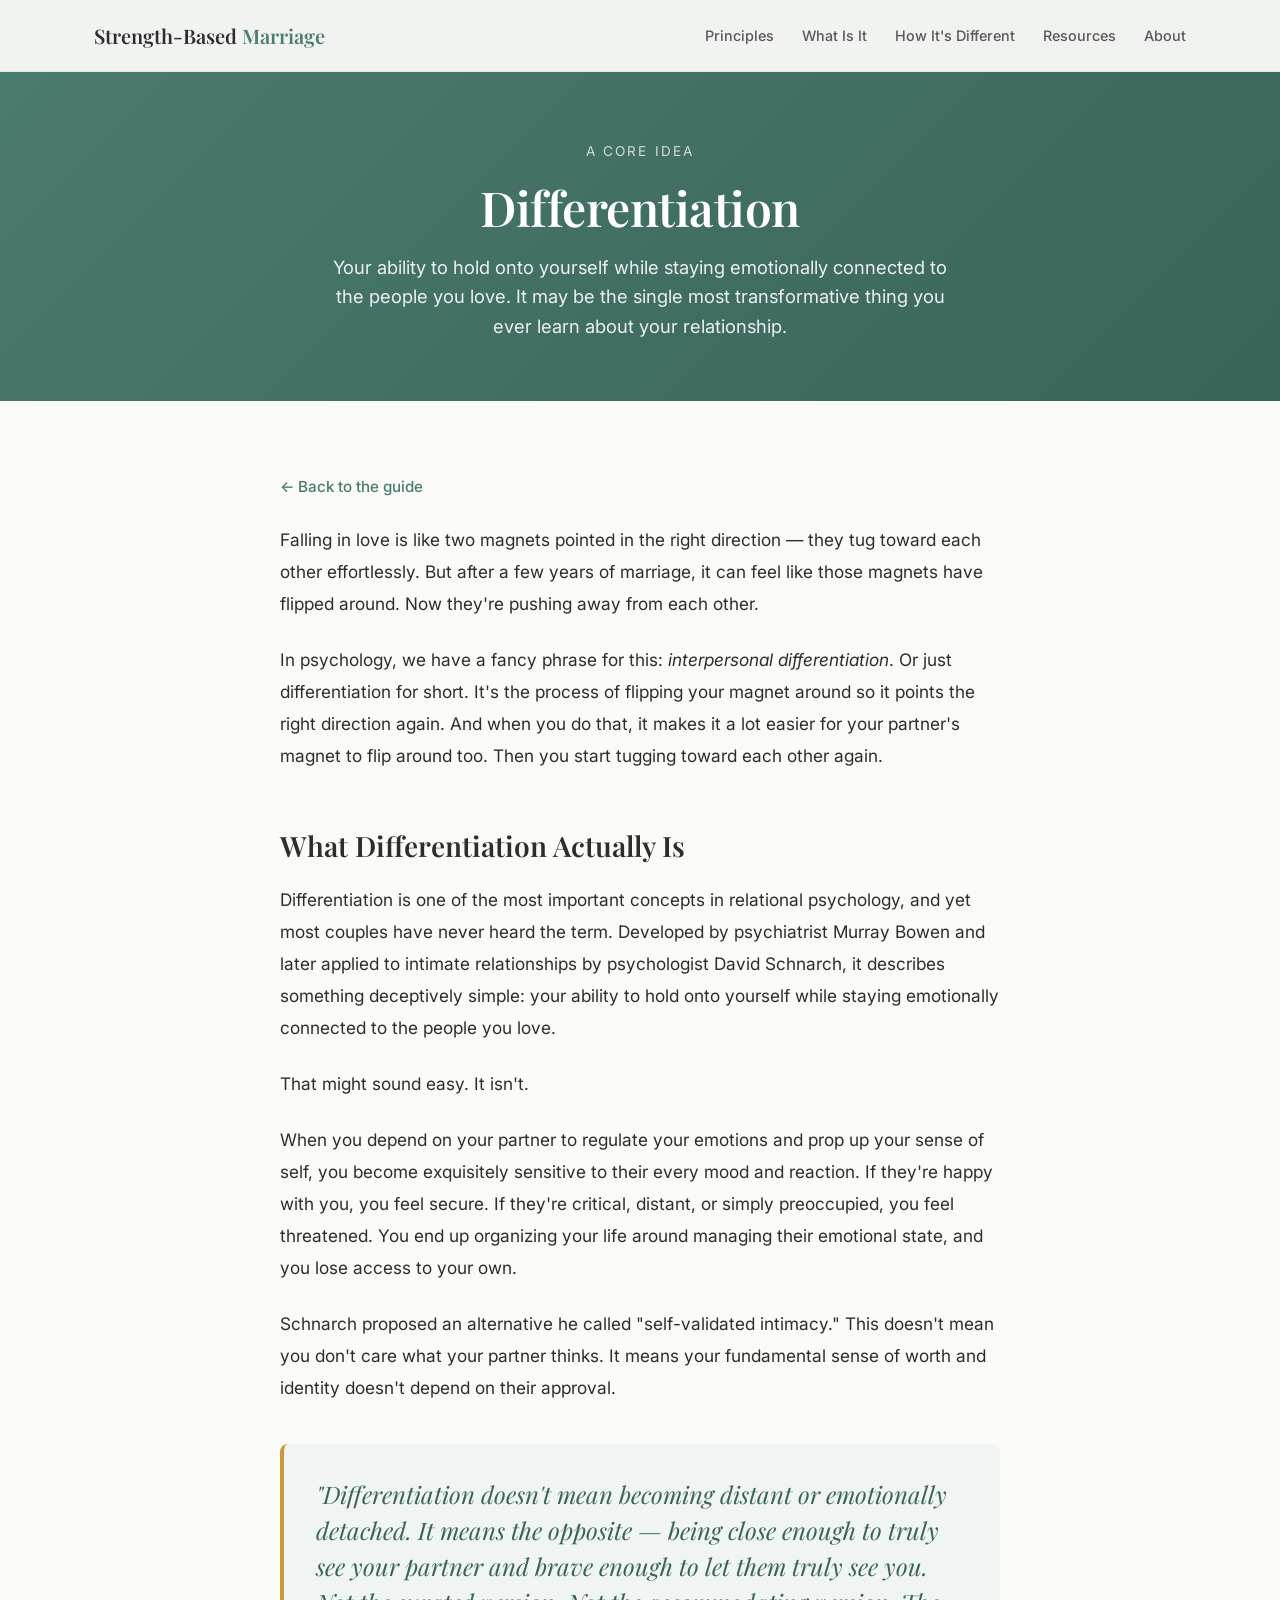
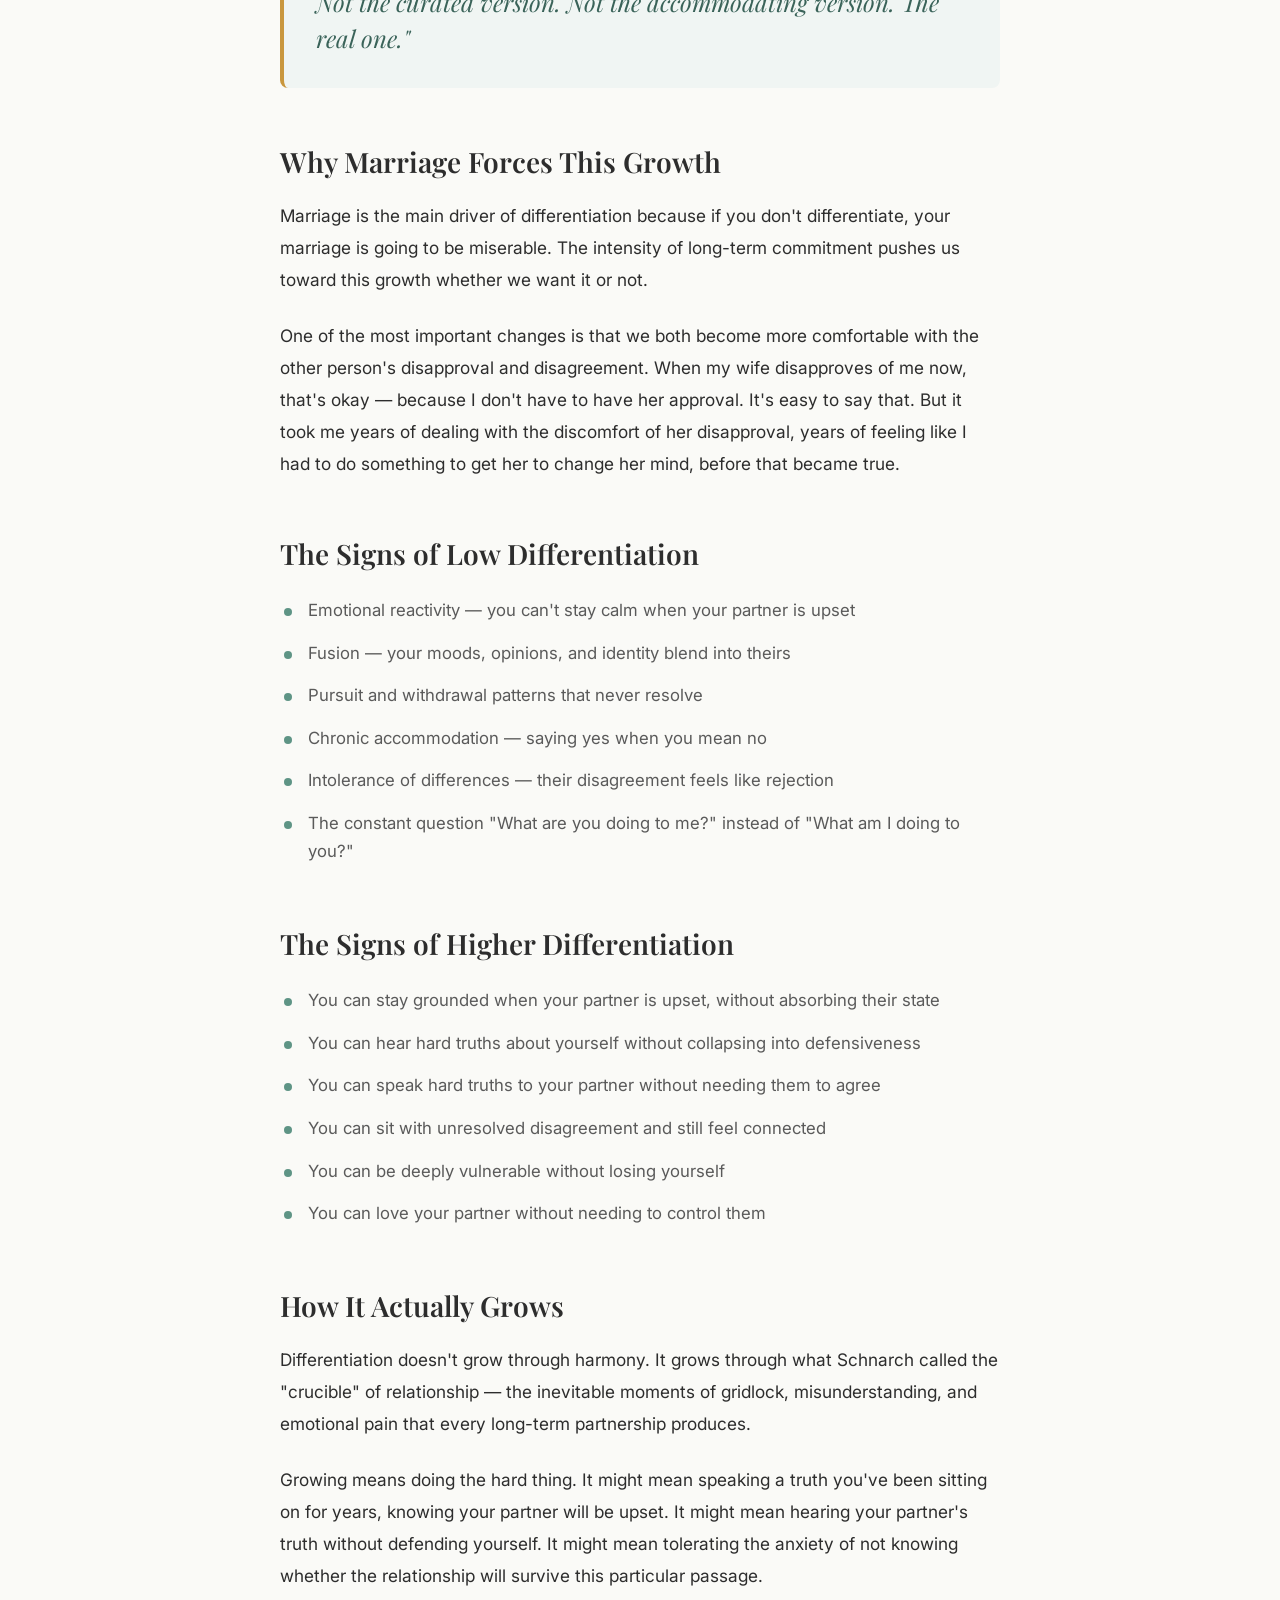
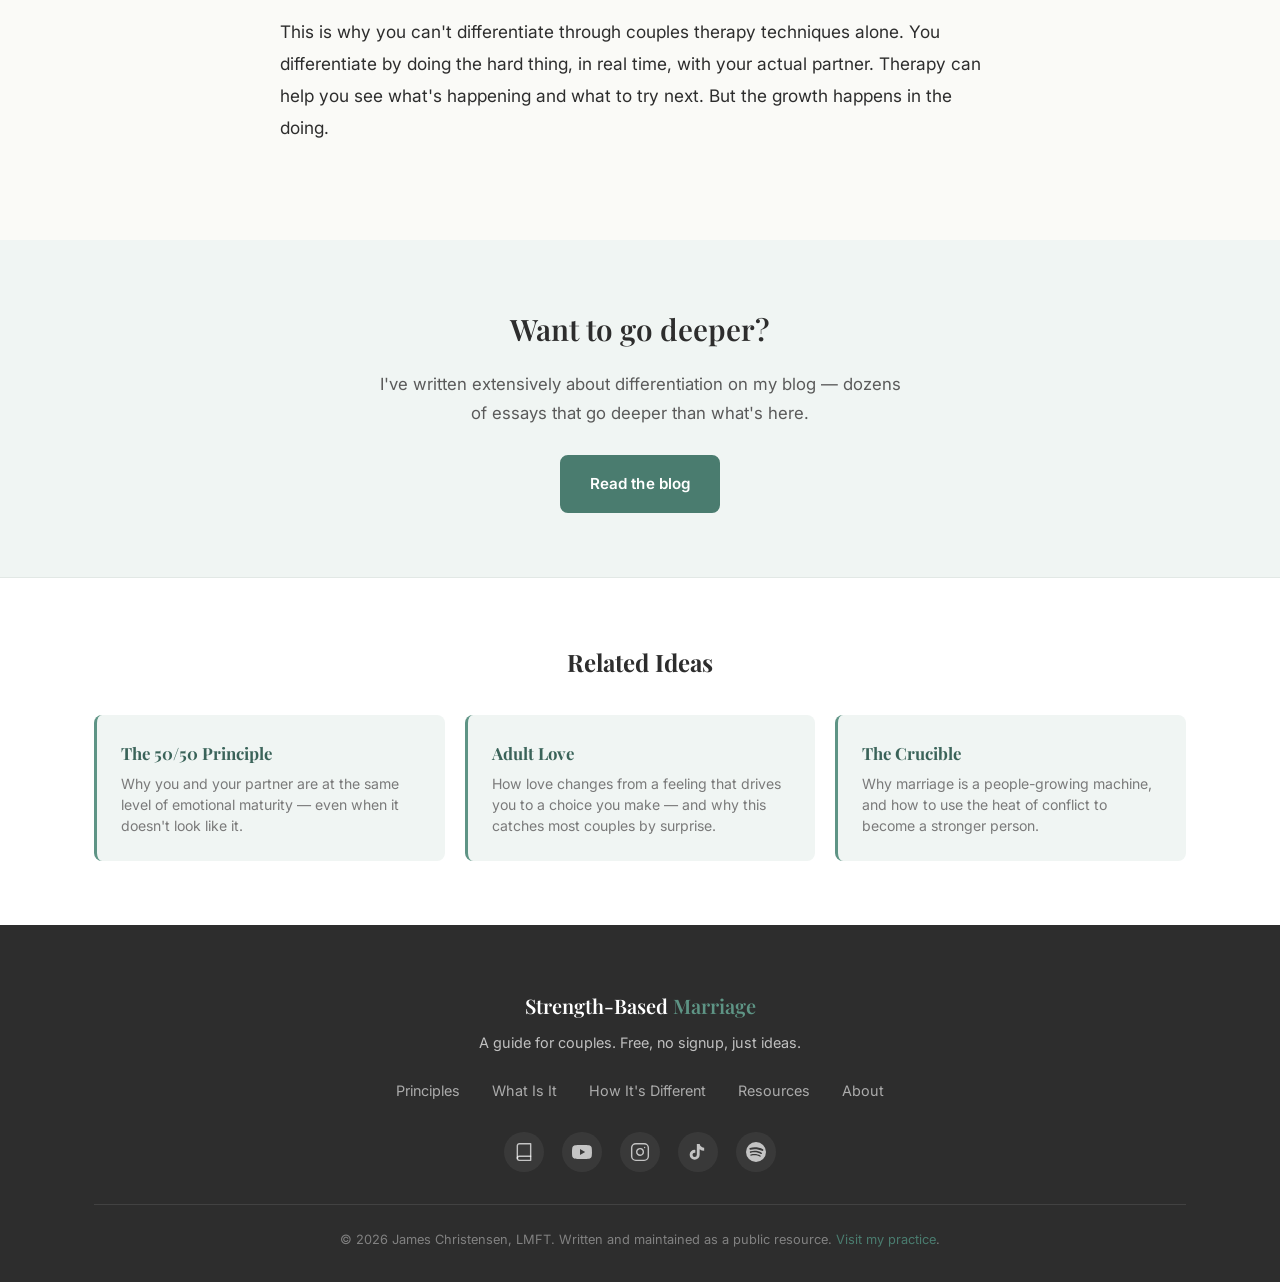
<file: differentiation.html>
<!DOCTYPE html>
<html lang="en">
<head>
  <meta charset="UTF-8">
  <meta name="viewport" content="width=device-width, initial-scale=1.0">
  <title>Differentiation | Strength-Based Marriage</title>
  <meta name="description" content="Differentiation is your ability to hold onto yourself while staying emotionally connected. It may be the single most transformative thing you ever learn about your relationship.">
  <link rel="preconnect" href="https://fonts.googleapis.com">
  <link rel="preconnect" href="https://fonts.gstatic.com" crossorigin>
  <link href="https://fonts.googleapis.com/css2?family=Inter:wght@400;500;600&family=Playfair+Display:wght@500;600;700&display=swap" rel="stylesheet">
  <link rel="stylesheet" href="styles.css?v=7">
</head>
<body>

  <nav class="nav" id="nav">
    <div class="container nav-inner">
      <a href="index.html" class="nav-logo">Strength-Based <span>Marriage</span></a>
      <button class="nav-toggle" id="nav-toggle" aria-label="Toggle menu">
        <span></span><span></span><span></span>
      </button>
      <ul class="nav-links" id="nav-links">
        <li><a href="index.html#principles">Principles</a></li>
        <li><a href="index.html#what-is-it">What Is It</a></li>
        <li><a href="index.html#different">How It's Different</a></li>
        <li><a href="index.html#resources">Resources</a></li>
        <li><a href="index.html#about">About</a></li>
      </ul>
    </div>
  </nav>

  <header class="article-header">
    <div class="container">
      <p class="article-eyebrow">A Core Idea</p>
      <h1>Differentiation</h1>
      <p class="article-deck">Your ability to hold onto yourself while staying emotionally connected to the people you love. It may be the single most transformative thing you ever learn about your relationship.</p>
    </div>
  </header>

  <div class="container">
  <article class="article-body">
    <a href="index.html" class="back-link">&larr; Back to the guide</a>

    <p>Falling in love is like two magnets pointed in the right direction &mdash; they tug toward each other effortlessly. But after a few years of marriage, it can feel like those magnets have flipped around. Now they're pushing away from each other.</p>

    <p>In psychology, we have a fancy phrase for this: <em>interpersonal differentiation</em>. Or just differentiation for short. It's the process of flipping your magnet around so it points the right direction again. And when you do that, it makes it a lot easier for your partner's magnet to flip around too. Then you start tugging toward each other again.</p>

    <h2>What Differentiation Actually Is</h2>

    <p>Differentiation is one of the most important concepts in relational psychology, and yet most couples have never heard the term. Developed by psychiatrist Murray Bowen and later applied to intimate relationships by psychologist David Schnarch, it describes something deceptively simple: your ability to hold onto yourself while staying emotionally connected to the people you love.</p>

    <p>That might sound easy. It isn't.</p>

    <p>When you depend on your partner to regulate your emotions and prop up your sense of self, you become exquisitely sensitive to their every mood and reaction. If they're happy with you, you feel secure. If they're critical, distant, or simply preoccupied, you feel threatened. You end up organizing your life around managing their emotional state, and you lose access to your own.</p>

    <p>Schnarch proposed an alternative he called "self-validated intimacy." This doesn't mean you don't care what your partner thinks. It means your fundamental sense of worth and identity doesn't depend on their approval.</p>

    <div class="pull-quote">
      "Differentiation doesn't mean becoming distant or emotionally detached. It means the opposite &mdash; being close enough to truly see your partner and brave enough to let them truly see you. Not the curated version. Not the accommodating version. The real one."
    </div>

    <h2>Why Marriage Forces This Growth</h2>

    <p>Marriage is the main driver of differentiation because if you don't differentiate, your marriage is going to be miserable. The intensity of long-term commitment pushes us toward this growth whether we want it or not.</p>

    <p>One of the most important changes is that we both become more comfortable with the other person's disapproval and disagreement. When my wife disapproves of me now, that's okay &mdash; because I don't have to have her approval. It's easy to say that. But it took me years of dealing with the discomfort of her disapproval, years of feeling like I had to do something to get her to change her mind, before that became true.</p>

    <h2>The Signs of Low Differentiation</h2>

    <ul>
      <li>Emotional reactivity &mdash; you can't stay calm when your partner is upset</li>
      <li>Fusion &mdash; your moods, opinions, and identity blend into theirs</li>
      <li>Pursuit and withdrawal patterns that never resolve</li>
      <li>Chronic accommodation &mdash; saying yes when you mean no</li>
      <li>Intolerance of differences &mdash; their disagreement feels like rejection</li>
      <li>The constant question "What are you doing to me?" instead of "What am I doing to you?"</li>
    </ul>

    <h2>The Signs of Higher Differentiation</h2>

    <ul>
      <li>You can stay grounded when your partner is upset, without absorbing their state</li>
      <li>You can hear hard truths about yourself without collapsing into defensiveness</li>
      <li>You can speak hard truths to your partner without needing them to agree</li>
      <li>You can sit with unresolved disagreement and still feel connected</li>
      <li>You can be deeply vulnerable without losing yourself</li>
      <li>You can love your partner without needing to control them</li>
    </ul>

    <h2>How It Actually Grows</h2>

    <p>Differentiation doesn't grow through harmony. It grows through what Schnarch called the "crucible" of relationship &mdash; the inevitable moments of gridlock, misunderstanding, and emotional pain that every long-term partnership produces.</p>

    <p>Growing means doing the hard thing. It might mean speaking a truth you've been sitting on for years, knowing your partner will be upset. It might mean hearing your partner's truth without defending yourself. It might mean tolerating the anxiety of not knowing whether the relationship will survive this particular passage.</p>

    <p>This is why you can't differentiate through couples therapy techniques alone. You differentiate by doing the hard thing, in real time, with your actual partner. Therapy can help you see what's happening and what to try next. But the growth happens in the doing.</p>
  </article>
  </div>

  <section class="article-cta">
    <div class="container">
      <h2>Want to go deeper?</h2>
      <p>I've written extensively about differentiation on my blog &mdash; dozens of essays that go deeper than what's here.</p>
      <a href="https://jamesmchristensen.com/blog" target="_blank" rel="noopener" class="btn btn-primary">Read the blog</a>
    </div>
  </section>

  <section class="related-concepts">
    <h2>Related Ideas</h2>
    <div class="related-grid">
      <a href="the-50-50-principle.html" class="related-card">
        <h3>The 50/50 Principle</h3>
        <p>Why you and your partner are at the same level of emotional maturity &mdash; even when it doesn't look like it.</p>
      </a>
      <a href="adult-love.html" class="related-card">
        <h3>Adult Love</h3>
        <p>How love changes from a feeling that drives you to a choice you make &mdash; and why this catches most couples by surprise.</p>
      </a>
      <a href="the-crucible.html" class="related-card">
        <h3>The Crucible</h3>
        <p>Why marriage is a people-growing machine, and how to use the heat of conflict to become a stronger person.</p>
      </a>
    </div>
  </section>

  <footer class="footer">
    <div class="container footer-inner">
      <div class="footer-brand">
        <a href="index.html" class="nav-logo">Strength-Based <span>Marriage</span></a>
        <p>A guide for couples. Free, no signup, just ideas.</p>
      </div>
      <div class="footer-links">
        <a href="index.html#principles">Principles</a>
        <a href="index.html#what-is-it">What Is It</a>
        <a href="index.html#different">How It's Different</a>
        <a href="index.html#resources">Resources</a>
        <a href="index.html#about">About</a>
      </div>
      <div class="footer-social" aria-label="Social links">
        <a href="https://jamesmchristensen.com/blog" target="_blank" rel="noopener" aria-label="Blog">
          <svg width="20" height="20" viewBox="0 0 24 24" fill="none" stroke="currentColor" stroke-width="1.7" stroke-linecap="round" stroke-linejoin="round"><path d="M4 19.5A2.5 2.5 0 016.5 17H20"/><path d="M6.5 2H20v20H6.5A2.5 2.5 0 014 19.5v-15A2.5 2.5 0 016.5 2z"/></svg>
        </a>
        <a href="https://youtube.com/@jameslmft" target="_blank" rel="noopener" aria-label="YouTube">
          <svg width="20" height="20" viewBox="0 0 24 24" fill="currentColor"><path d="M23.5 6.2a3 3 0 00-2.1-2.1C19.5 3.5 12 3.5 12 3.5s-7.5 0-9.4.6A3 3 0 00.5 6.2C0 8.1 0 12 0 12s0 3.9.5 5.8a3 3 0 002.1 2.1c1.9.6 9.4.6 9.4.6s7.5 0 9.4-.6a3 3 0 002.1-2.1c.5-1.9.5-5.8.5-5.8s0-3.9-.5-5.8zM9.6 15.6V8.4l6.2 3.6-6.2 3.6z"/></svg>
        </a>
        <a href="https://instagram.com/jameslmft" target="_blank" rel="noopener" aria-label="Instagram">
          <svg width="20" height="20" viewBox="0 0 24 24" fill="none" stroke="currentColor" stroke-width="1.7" stroke-linecap="round" stroke-linejoin="round"><rect x="2" y="2" width="20" height="20" rx="5"/><path d="M16 11.4A4 4 0 1112.6 8 4 4 0 0116 11.4z"/><line x1="17.5" y1="6.5" x2="17.51" y2="6.5"/></svg>
        </a>
        <a href="https://www.tiktok.com/@kindcourage" target="_blank" rel="noopener" aria-label="TikTok">
          <svg width="20" height="20" viewBox="0 0 24 24" fill="currentColor"><path d="M19.6 6.9a5.7 5.7 0 01-3.4-1.1 5.7 5.7 0 01-2.2-3.5h-3.4v13.1a2.6 2.6 0 11-2.6-2.6c.3 0 .5 0 .8.1V9.5a6 6 0 00-.8-.1 6 6 0 106 6V8.7a8.8 8.8 0 005.4 1.9V6.9h.2z"/></svg>
        </a>
        <a href="https://open.spotify.com/show/2PC7NKPstyNi08TNfYcyaT" target="_blank" rel="noopener" aria-label="Podcast on Spotify">
          <svg width="20" height="20" viewBox="0 0 24 24" fill="currentColor"><path d="M12 0a12 12 0 100 24 12 12 0 000-24zm5.5 17.3a.7.7 0 01-1 .2c-2.8-1.7-6.3-2-10.5-1.1a.7.7 0 11-.3-1.4c4.5-1 8.4-.6 11.5 1.3a.7.7 0 01.3 1zm1.5-3.3a.9.9 0 01-1.2.3c-3.2-2-8.1-2.5-11.9-1.4a.9.9 0 11-.5-1.7c4.3-1.3 9.7-.7 13.4 1.6a.9.9 0 01.2 1.2zm.1-3.4c-3.8-2.3-10.1-2.5-13.7-1.4a1 1 0 11-.6-2c4.2-1.3 11.1-1 15.5 1.6a1 1 0 11-1.1 1.8z"/></svg>
        </a>
      </div>
      <div class="footer-bottom">
        <p>&copy; 2026 James Christensen, LMFT. Written and maintained as a public resource. <a href="https://jamesmchristensen.com" target="_blank" rel="noopener">Visit my practice</a>.</p>
      </div>
    </div>
  </footer>

  <script src="script.js?v=5"></script>
</body>
</html>
</file>
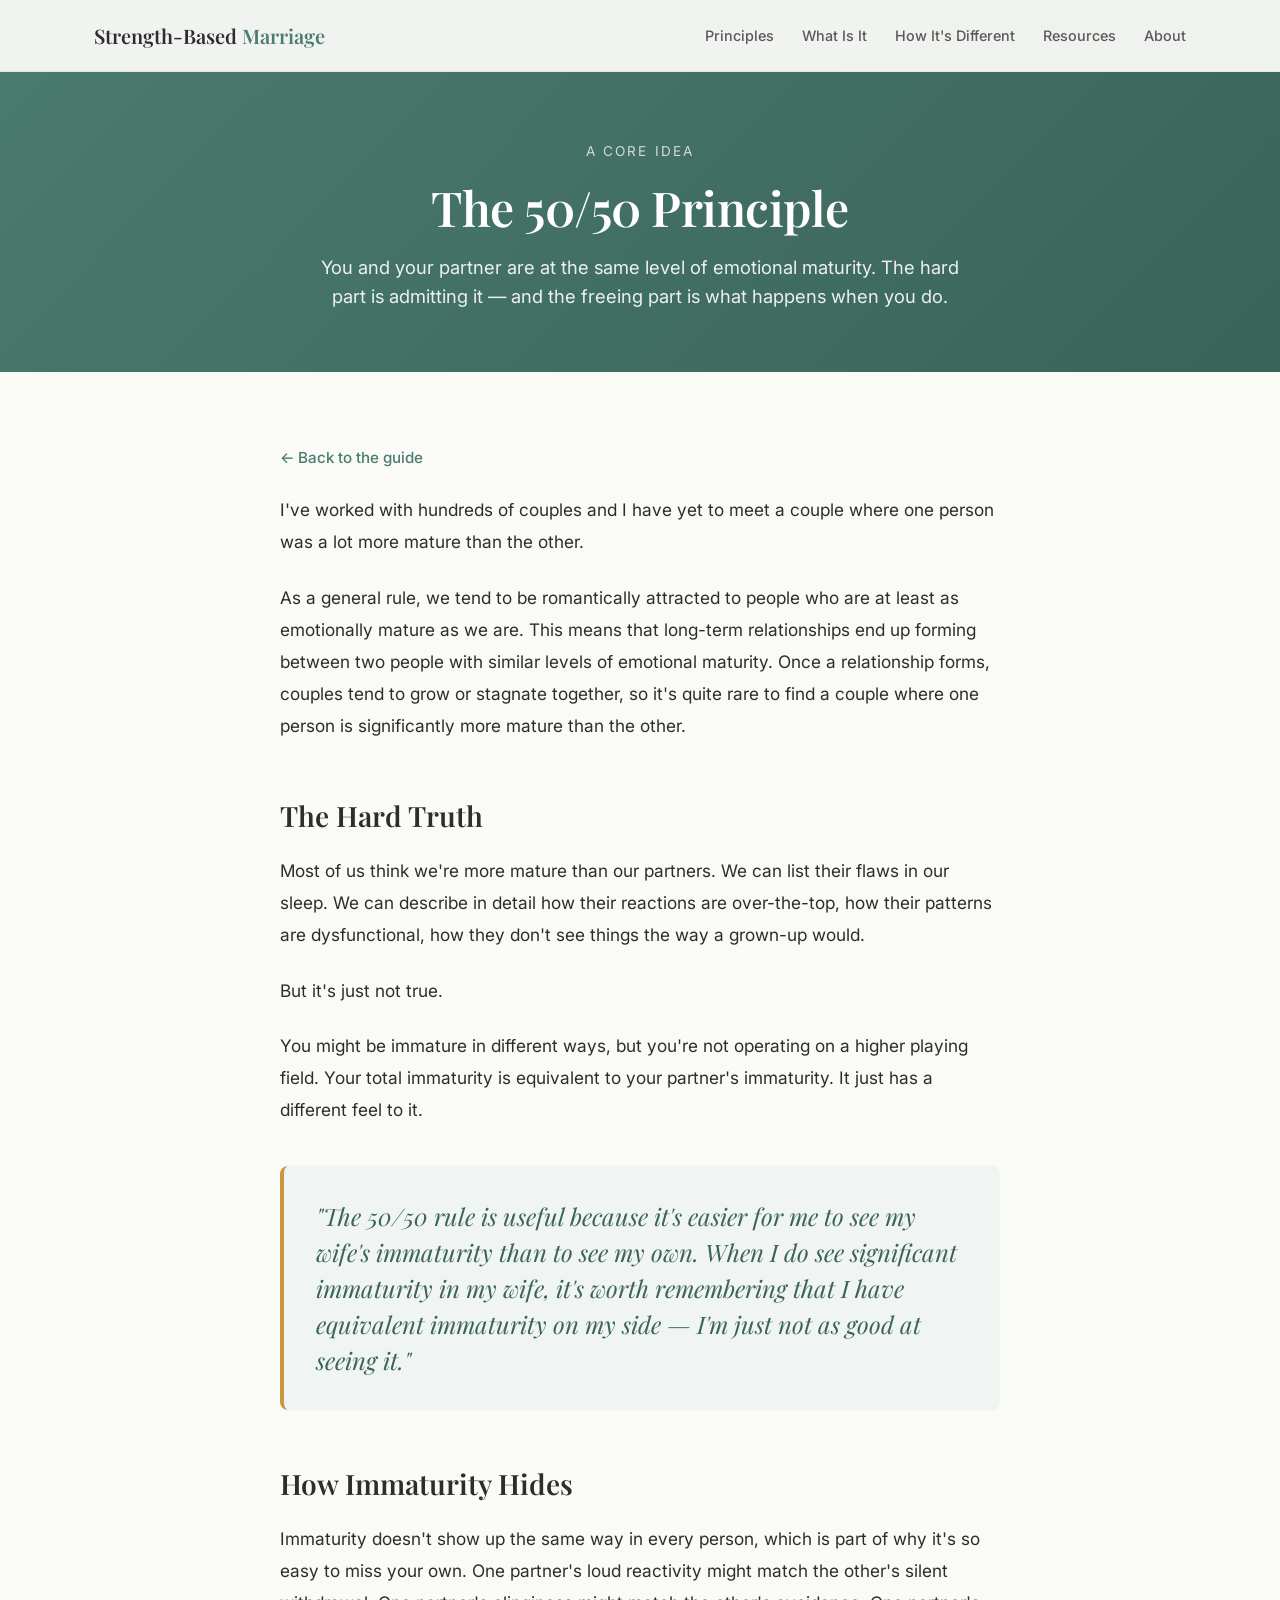
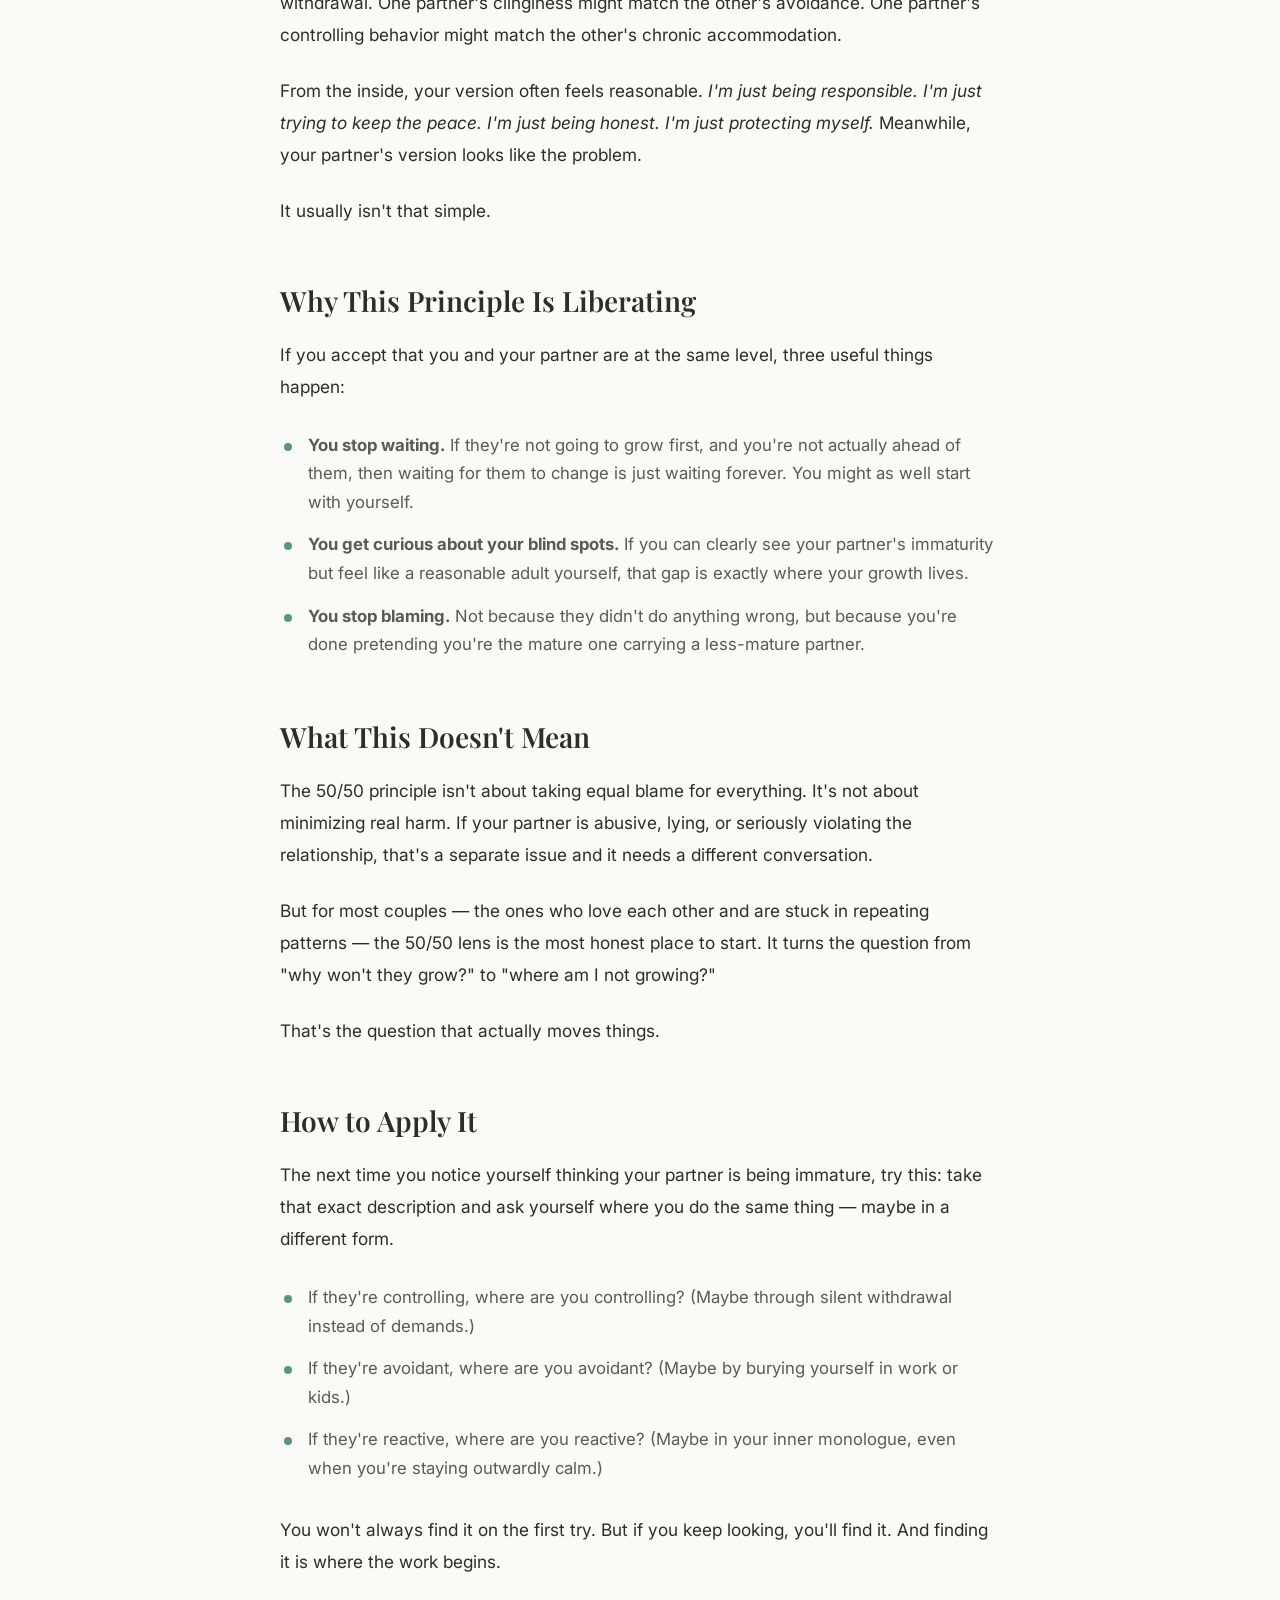
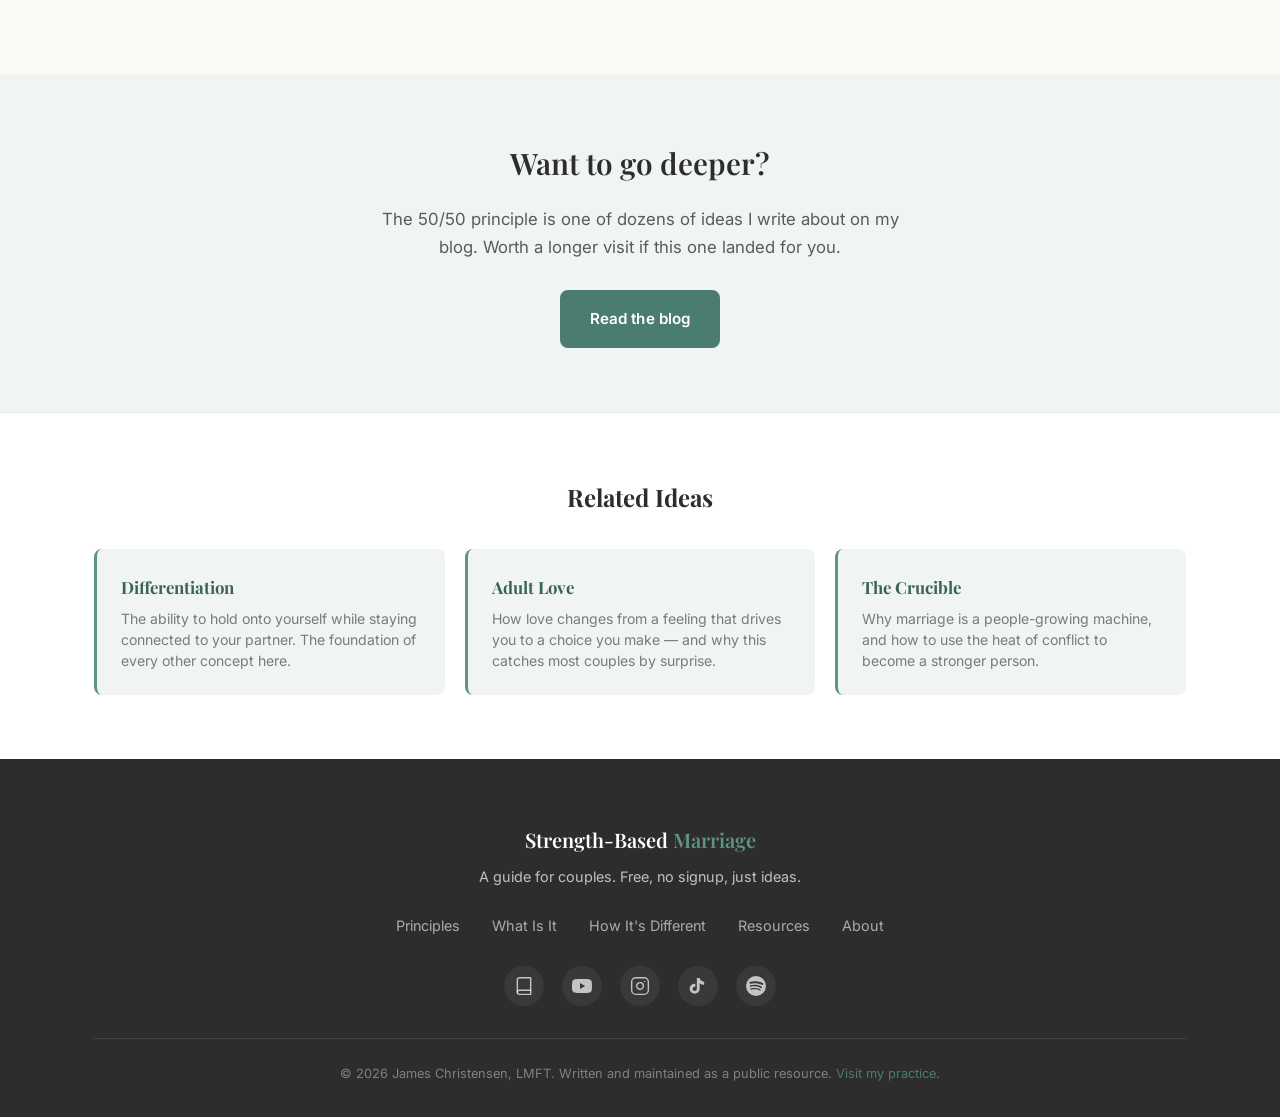
<file: the-50-50-principle.html>
<!DOCTYPE html>
<html lang="en">
<head>
  <meta charset="UTF-8">
  <meta name="viewport" content="width=device-width, initial-scale=1.0">
  <title>The 50/50 Principle | Strength-Based Marriage</title>
  <meta name="description" content="Both partners in a long-term relationship operate at roughly the same level of emotional maturity. Understanding this changes everything about how you approach your marriage.">
  <link rel="preconnect" href="https://fonts.googleapis.com">
  <link rel="preconnect" href="https://fonts.gstatic.com" crossorigin>
  <link href="https://fonts.googleapis.com/css2?family=Inter:wght@400;500;600&family=Playfair+Display:wght@500;600;700&display=swap" rel="stylesheet">
  <link rel="stylesheet" href="styles.css?v=7">
</head>
<body>

  <nav class="nav" id="nav">
    <div class="container nav-inner">
      <a href="index.html" class="nav-logo">Strength-Based <span>Marriage</span></a>
      <button class="nav-toggle" id="nav-toggle" aria-label="Toggle menu">
        <span></span><span></span><span></span>
      </button>
      <ul class="nav-links" id="nav-links">
        <li><a href="index.html#principles">Principles</a></li>
        <li><a href="index.html#what-is-it">What Is It</a></li>
        <li><a href="index.html#different">How It's Different</a></li>
        <li><a href="index.html#resources">Resources</a></li>
        <li><a href="index.html#about">About</a></li>
      </ul>
    </div>
  </nav>

  <header class="article-header">
    <div class="container">
      <p class="article-eyebrow">A Core Idea</p>
      <h1>The 50/50 Principle</h1>
      <p class="article-deck">You and your partner are at the same level of emotional maturity. The hard part is admitting it &mdash; and the freeing part is what happens when you do.</p>
    </div>
  </header>

  <div class="container">
  <article class="article-body">
    <a href="index.html" class="back-link">&larr; Back to the guide</a>

    <p>I've worked with hundreds of couples and I have yet to meet a couple where one person was a lot more mature than the other.</p>

    <p>As a general rule, we tend to be romantically attracted to people who are at least as emotionally mature as we are. This means that long-term relationships end up forming between two people with similar levels of emotional maturity. Once a relationship forms, couples tend to grow or stagnate together, so it's quite rare to find a couple where one person is significantly more mature than the other.</p>

    <h2>The Hard Truth</h2>

    <p>Most of us think we're more mature than our partners. We can list their flaws in our sleep. We can describe in detail how their reactions are over-the-top, how their patterns are dysfunctional, how they don't see things the way a grown-up would.</p>

    <p>But it's just not true.</p>

    <p>You might be immature in different ways, but you're not operating on a higher playing field. Your total immaturity is equivalent to your partner's immaturity. It just has a different feel to it.</p>

    <div class="pull-quote">
      "The 50/50 rule is useful because it's easier for me to see my wife's immaturity than to see my own. When I do see significant immaturity in my wife, it's worth remembering that I have equivalent immaturity on my side &mdash; I'm just not as good at seeing it."
    </div>

    <h2>How Immaturity Hides</h2>

    <p>Immaturity doesn't show up the same way in every person, which is part of why it's so easy to miss your own. One partner's loud reactivity might match the other's silent withdrawal. One partner's clinginess might match the other's avoidance. One partner's controlling behavior might match the other's chronic accommodation.</p>

    <p>From the inside, your version often feels reasonable. <em>I'm just being responsible. I'm just trying to keep the peace. I'm just being honest. I'm just protecting myself.</em> Meanwhile, your partner's version looks like the problem.</p>

    <p>It usually isn't that simple.</p>

    <h2>Why This Principle Is Liberating</h2>

    <p>If you accept that you and your partner are at the same level, three useful things happen:</p>

    <ul>
      <li><strong>You stop waiting.</strong> If they're not going to grow first, and you're not actually ahead of them, then waiting for them to change is just waiting forever. You might as well start with yourself.</li>
      <li><strong>You get curious about your blind spots.</strong> If you can clearly see your partner's immaturity but feel like a reasonable adult yourself, that gap is exactly where your growth lives.</li>
      <li><strong>You stop blaming.</strong> Not because they didn't do anything wrong, but because you're done pretending you're the mature one carrying a less-mature partner.</li>
    </ul>

    <h2>What This Doesn't Mean</h2>

    <p>The 50/50 principle isn't about taking equal blame for everything. It's not about minimizing real harm. If your partner is abusive, lying, or seriously violating the relationship, that's a separate issue and it needs a different conversation.</p>

    <p>But for most couples &mdash; the ones who love each other and are stuck in repeating patterns &mdash; the 50/50 lens is the most honest place to start. It turns the question from "why won't they grow?" to "where am I not growing?"</p>

    <p>That's the question that actually moves things.</p>

    <h2>How to Apply It</h2>

    <p>The next time you notice yourself thinking your partner is being immature, try this: take that exact description and ask yourself where you do the same thing &mdash; maybe in a different form.</p>

    <ul>
      <li>If they're controlling, where are you controlling? (Maybe through silent withdrawal instead of demands.)</li>
      <li>If they're avoidant, where are you avoidant? (Maybe by burying yourself in work or kids.)</li>
      <li>If they're reactive, where are you reactive? (Maybe in your inner monologue, even when you're staying outwardly calm.)</li>
    </ul>

    <p>You won't always find it on the first try. But if you keep looking, you'll find it. And finding it is where the work begins.</p>
  </article>
  </div>

  <section class="article-cta">
    <div class="container">
      <h2>Want to go deeper?</h2>
      <p>The 50/50 principle is one of dozens of ideas I write about on my blog. Worth a longer visit if this one landed for you.</p>
      <a href="https://jamesmchristensen.com/blog" target="_blank" rel="noopener" class="btn btn-primary">Read the blog</a>
    </div>
  </section>

  <section class="related-concepts">
    <h2>Related Ideas</h2>
    <div class="related-grid">
      <a href="differentiation.html" class="related-card">
        <h3>Differentiation</h3>
        <p>The ability to hold onto yourself while staying connected to your partner. The foundation of every other concept here.</p>
      </a>
      <a href="adult-love.html" class="related-card">
        <h3>Adult Love</h3>
        <p>How love changes from a feeling that drives you to a choice you make &mdash; and why this catches most couples by surprise.</p>
      </a>
      <a href="the-crucible.html" class="related-card">
        <h3>The Crucible</h3>
        <p>Why marriage is a people-growing machine, and how to use the heat of conflict to become a stronger person.</p>
      </a>
    </div>
  </section>

  <footer class="footer">
    <div class="container footer-inner">
      <div class="footer-brand">
        <a href="index.html" class="nav-logo">Strength-Based <span>Marriage</span></a>
        <p>A guide for couples. Free, no signup, just ideas.</p>
      </div>
      <div class="footer-links">
        <a href="index.html#principles">Principles</a>
        <a href="index.html#what-is-it">What Is It</a>
        <a href="index.html#different">How It's Different</a>
        <a href="index.html#resources">Resources</a>
        <a href="index.html#about">About</a>
      </div>
      <div class="footer-social" aria-label="Social links">
        <a href="https://jamesmchristensen.com/blog" target="_blank" rel="noopener" aria-label="Blog">
          <svg width="20" height="20" viewBox="0 0 24 24" fill="none" stroke="currentColor" stroke-width="1.7" stroke-linecap="round" stroke-linejoin="round"><path d="M4 19.5A2.5 2.5 0 016.5 17H20"/><path d="M6.5 2H20v20H6.5A2.5 2.5 0 014 19.5v-15A2.5 2.5 0 016.5 2z"/></svg>
        </a>
        <a href="https://youtube.com/@jameslmft" target="_blank" rel="noopener" aria-label="YouTube">
          <svg width="20" height="20" viewBox="0 0 24 24" fill="currentColor"><path d="M23.5 6.2a3 3 0 00-2.1-2.1C19.5 3.5 12 3.5 12 3.5s-7.5 0-9.4.6A3 3 0 00.5 6.2C0 8.1 0 12 0 12s0 3.9.5 5.8a3 3 0 002.1 2.1c1.9.6 9.4.6 9.4.6s7.5 0 9.4-.6a3 3 0 002.1-2.1c.5-1.9.5-5.8.5-5.8s0-3.9-.5-5.8zM9.6 15.6V8.4l6.2 3.6-6.2 3.6z"/></svg>
        </a>
        <a href="https://instagram.com/jameslmft" target="_blank" rel="noopener" aria-label="Instagram">
          <svg width="20" height="20" viewBox="0 0 24 24" fill="none" stroke="currentColor" stroke-width="1.7" stroke-linecap="round" stroke-linejoin="round"><rect x="2" y="2" width="20" height="20" rx="5"/><path d="M16 11.4A4 4 0 1112.6 8 4 4 0 0116 11.4z"/><line x1="17.5" y1="6.5" x2="17.51" y2="6.5"/></svg>
        </a>
        <a href="https://www.tiktok.com/@kindcourage" target="_blank" rel="noopener" aria-label="TikTok">
          <svg width="20" height="20" viewBox="0 0 24 24" fill="currentColor"><path d="M19.6 6.9a5.7 5.7 0 01-3.4-1.1 5.7 5.7 0 01-2.2-3.5h-3.4v13.1a2.6 2.6 0 11-2.6-2.6c.3 0 .5 0 .8.1V9.5a6 6 0 00-.8-.1 6 6 0 106 6V8.7a8.8 8.8 0 005.4 1.9V6.9h.2z"/></svg>
        </a>
        <a href="https://open.spotify.com/show/2PC7NKPstyNi08TNfYcyaT" target="_blank" rel="noopener" aria-label="Podcast on Spotify">
          <svg width="20" height="20" viewBox="0 0 24 24" fill="currentColor"><path d="M12 0a12 12 0 100 24 12 12 0 000-24zm5.5 17.3a.7.7 0 01-1 .2c-2.8-1.7-6.3-2-10.5-1.1a.7.7 0 11-.3-1.4c4.5-1 8.4-.6 11.5 1.3a.7.7 0 01.3 1zm1.5-3.3a.9.9 0 01-1.2.3c-3.2-2-8.1-2.5-11.9-1.4a.9.9 0 11-.5-1.7c4.3-1.3 9.7-.7 13.4 1.6a.9.9 0 01.2 1.2zm.1-3.4c-3.8-2.3-10.1-2.5-13.7-1.4a1 1 0 11-.6-2c4.2-1.3 11.1-1 15.5 1.6a1 1 0 11-1.1 1.8z"/></svg>
        </a>
      </div>
      <div class="footer-bottom">
        <p>&copy; 2026 James Christensen, LMFT. Written and maintained as a public resource. <a href="https://jamesmchristensen.com" target="_blank" rel="noopener">Visit my practice</a>.</p>
      </div>
    </div>
  </footer>

  <script src="script.js?v=5"></script>
</body>
</html>
</file>
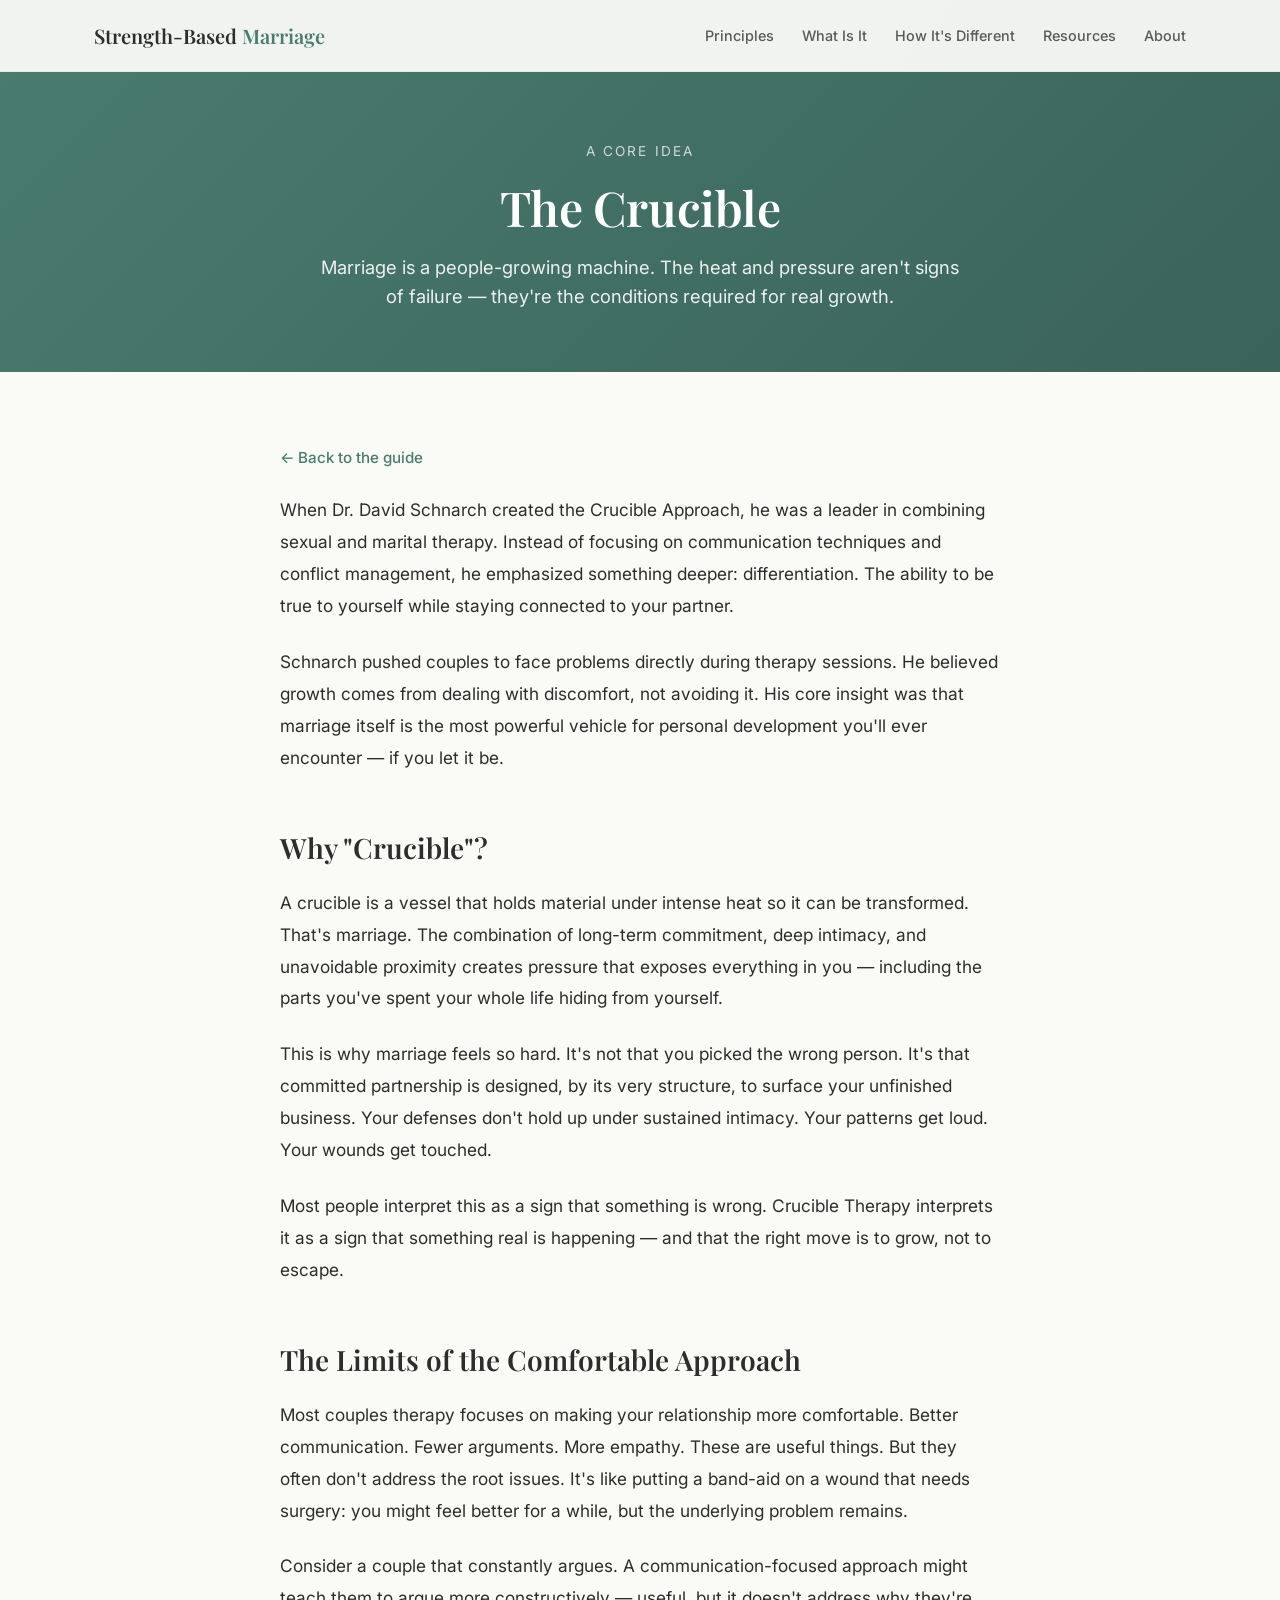
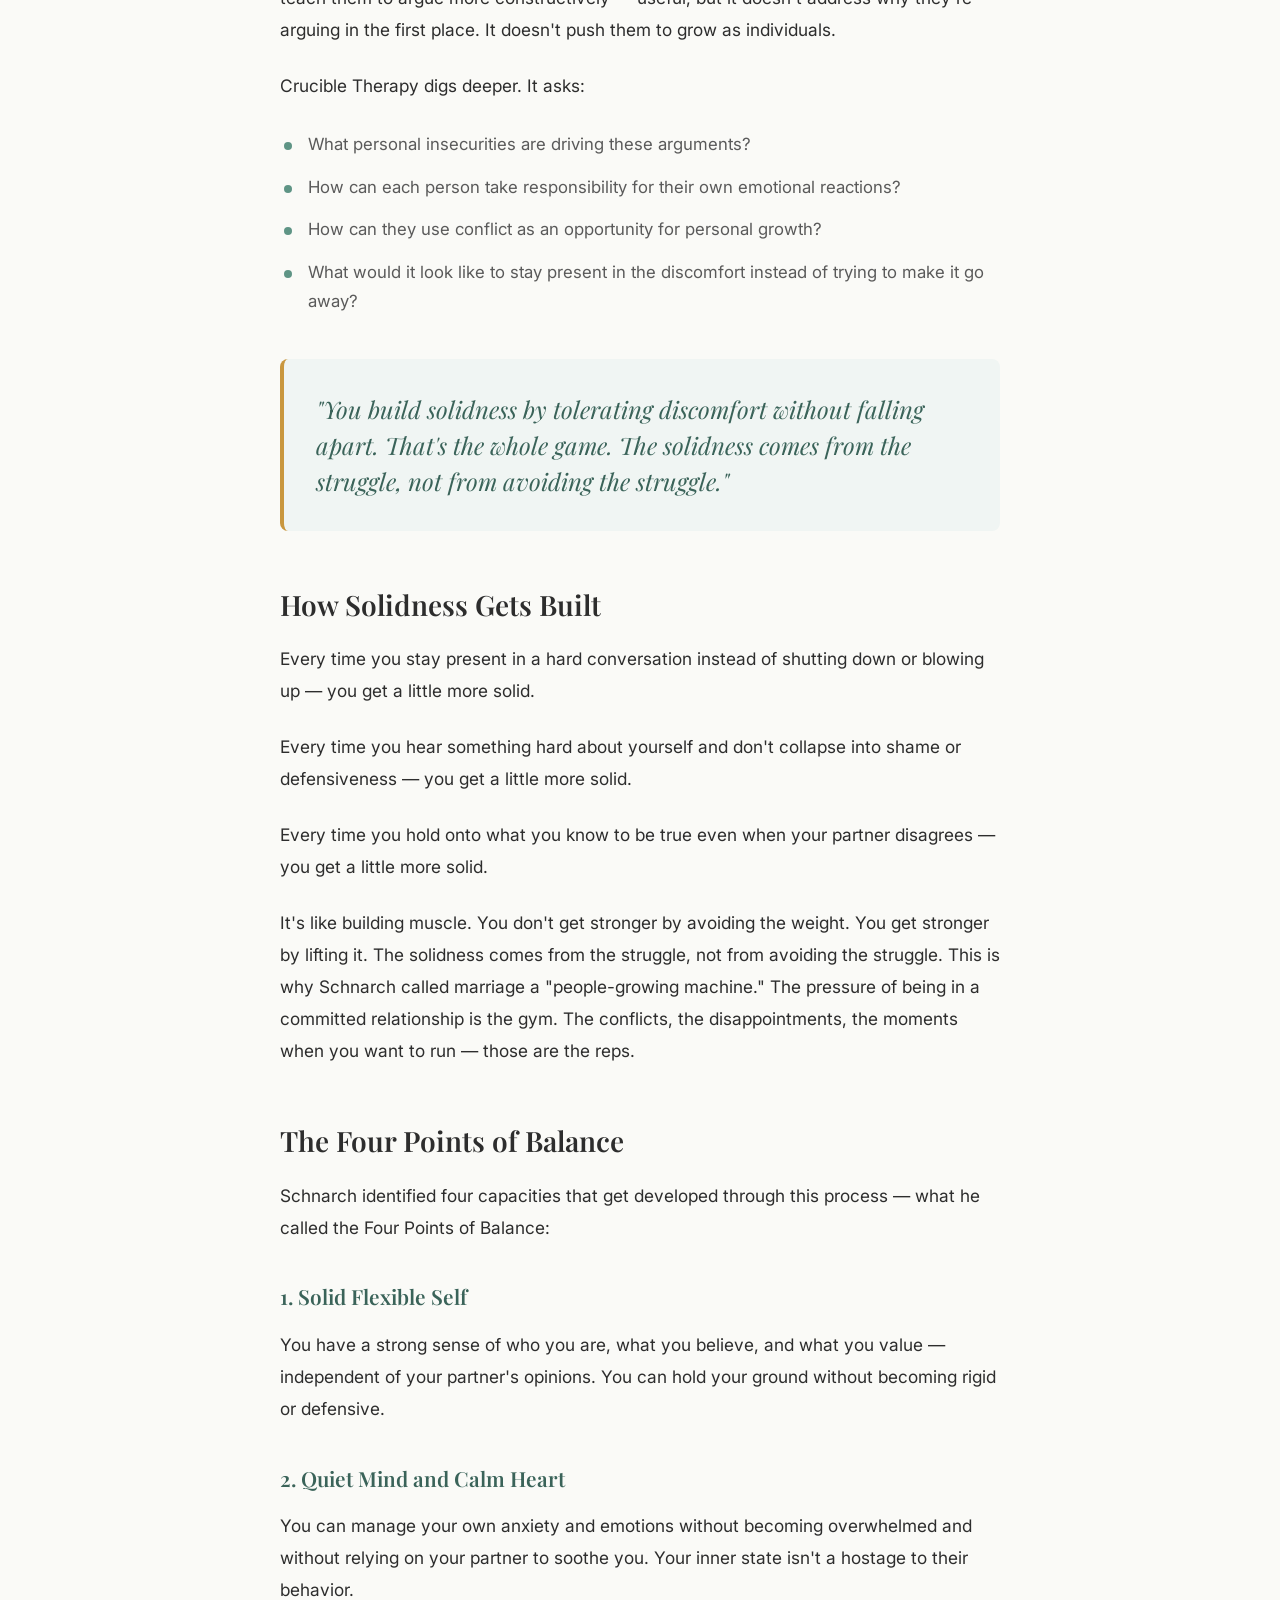
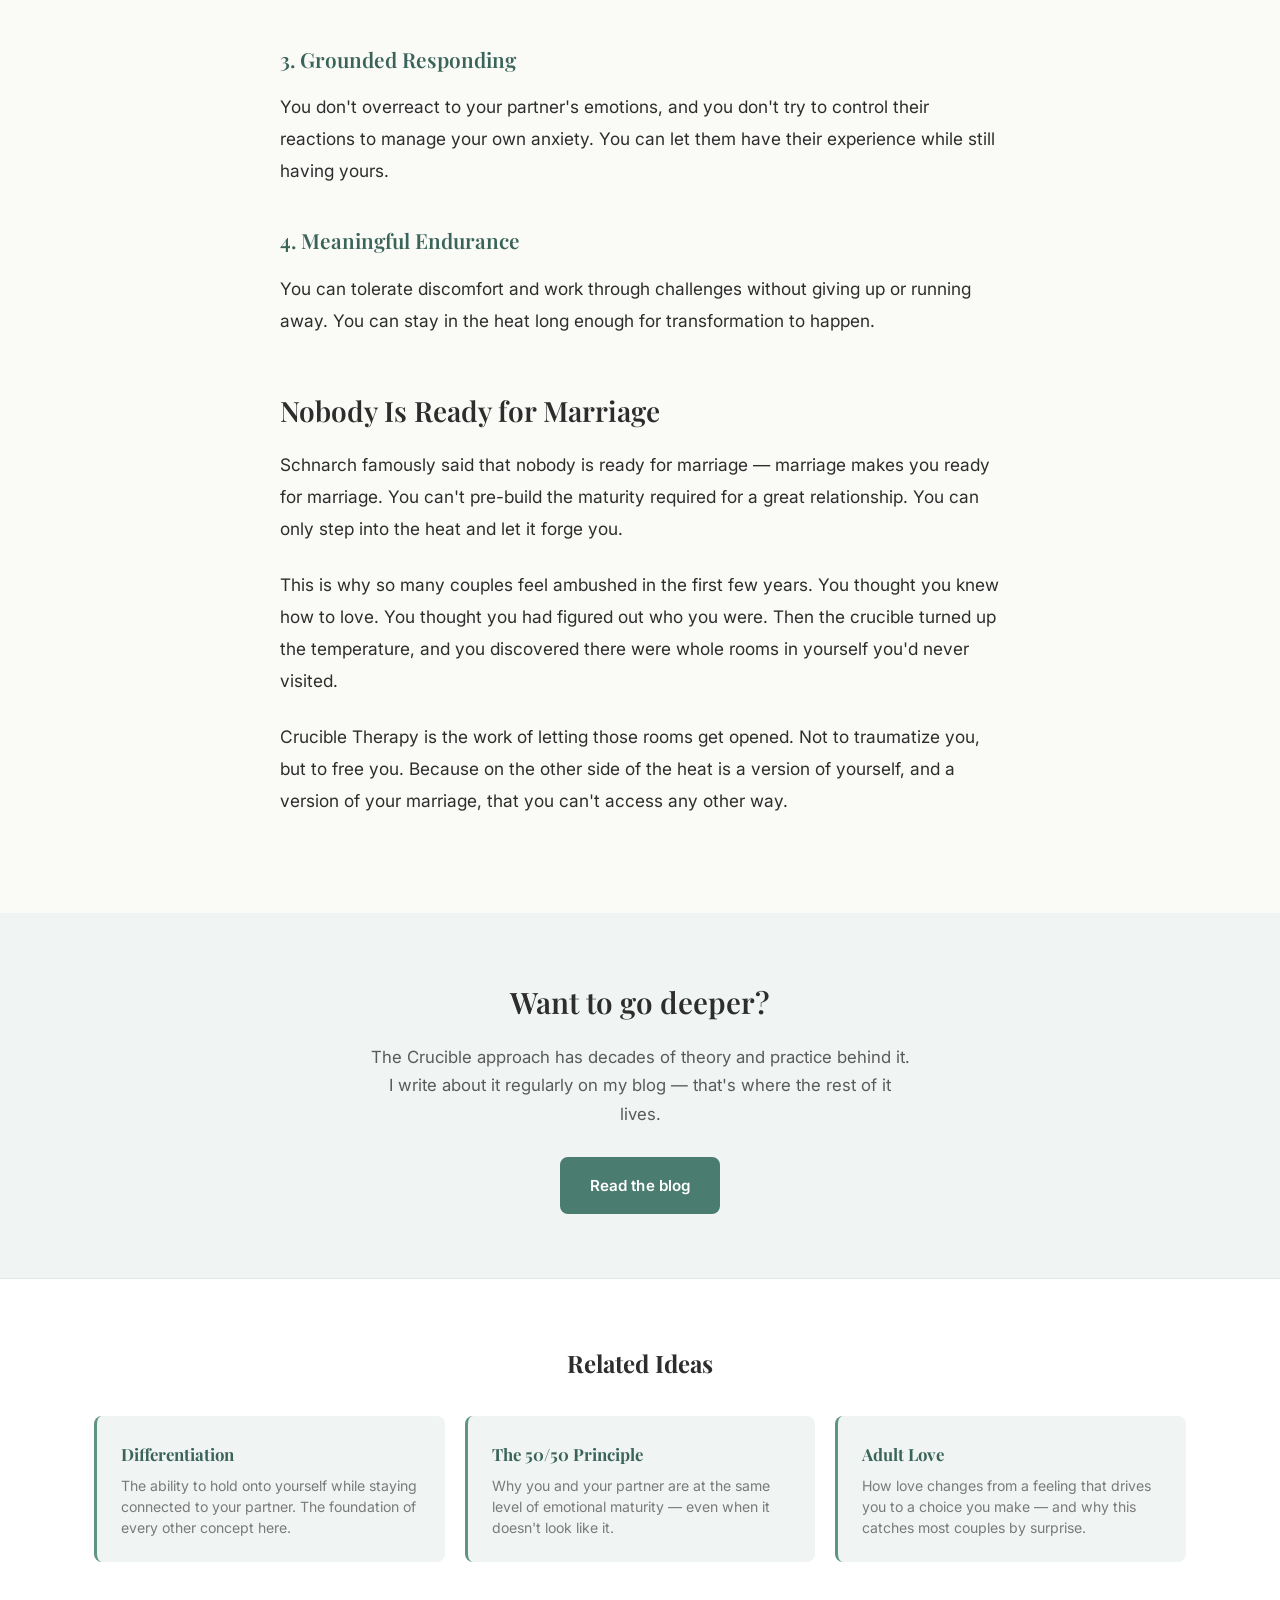
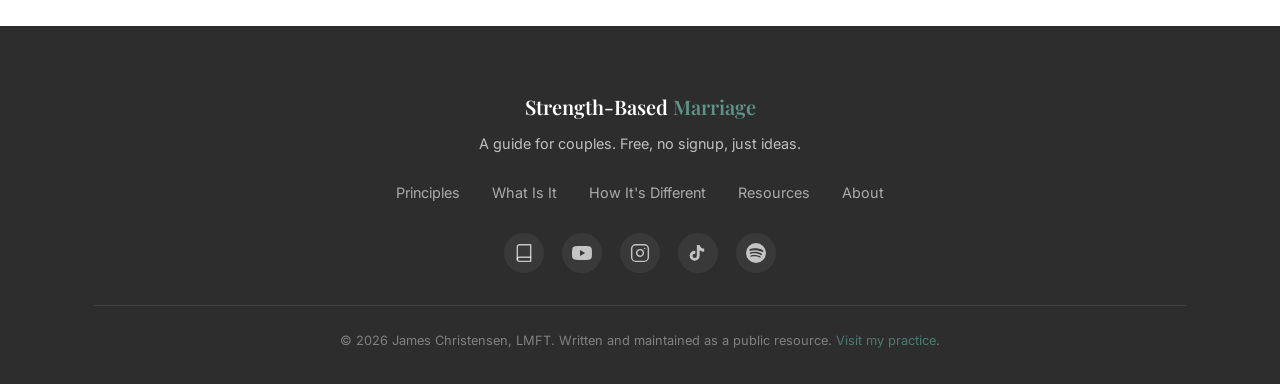
<file: the-crucible.html>
<!DOCTYPE html>
<html lang="en">
<head>
  <meta charset="UTF-8">
  <meta name="viewport" content="width=device-width, initial-scale=1.0">
  <title>The Crucible | Strength-Based Marriage</title>
  <meta name="description" content="Marriage is a people-growing machine. The heat and pressure aren't signs of failure &mdash; they're the conditions required for real growth. The Crucible approach uses conflict as raw material for transformation.">
  <link rel="preconnect" href="https://fonts.googleapis.com">
  <link rel="preconnect" href="https://fonts.gstatic.com" crossorigin>
  <link href="https://fonts.googleapis.com/css2?family=Inter:wght@400;500;600&family=Playfair+Display:wght@500;600;700&display=swap" rel="stylesheet">
  <link rel="stylesheet" href="styles.css?v=7">
</head>
<body>

  <nav class="nav" id="nav">
    <div class="container nav-inner">
      <a href="index.html" class="nav-logo">Strength-Based <span>Marriage</span></a>
      <button class="nav-toggle" id="nav-toggle" aria-label="Toggle menu">
        <span></span><span></span><span></span>
      </button>
      <ul class="nav-links" id="nav-links">
        <li><a href="index.html#principles">Principles</a></li>
        <li><a href="index.html#what-is-it">What Is It</a></li>
        <li><a href="index.html#different">How It's Different</a></li>
        <li><a href="index.html#resources">Resources</a></li>
        <li><a href="index.html#about">About</a></li>
      </ul>
    </div>
  </nav>

  <header class="article-header">
    <div class="container">
      <p class="article-eyebrow">A Core Idea</p>
      <h1>The Crucible</h1>
      <p class="article-deck">Marriage is a people-growing machine. The heat and pressure aren't signs of failure &mdash; they're the conditions required for real growth.</p>
    </div>
  </header>

  <div class="container">
  <article class="article-body">
    <a href="index.html" class="back-link">&larr; Back to the guide</a>

    <p>When Dr. David Schnarch created the Crucible Approach, he was a leader in combining sexual and marital therapy. Instead of focusing on communication techniques and conflict management, he emphasized something deeper: differentiation. The ability to be true to yourself while staying connected to your partner.</p>

    <p>Schnarch pushed couples to face problems directly during therapy sessions. He believed growth comes from dealing with discomfort, not avoiding it. His core insight was that marriage itself is the most powerful vehicle for personal development you'll ever encounter &mdash; if you let it be.</p>

    <h2>Why "Crucible"?</h2>

    <p>A crucible is a vessel that holds material under intense heat so it can be transformed. That's marriage. The combination of long-term commitment, deep intimacy, and unavoidable proximity creates pressure that exposes everything in you &mdash; including the parts you've spent your whole life hiding from yourself.</p>

    <p>This is why marriage feels so hard. It's not that you picked the wrong person. It's that committed partnership is designed, by its very structure, to surface your unfinished business. Your defenses don't hold up under sustained intimacy. Your patterns get loud. Your wounds get touched.</p>

    <p>Most people interpret this as a sign that something is wrong. Crucible Therapy interprets it as a sign that something real is happening &mdash; and that the right move is to grow, not to escape.</p>

    <h2>The Limits of the Comfortable Approach</h2>

    <p>Most couples therapy focuses on making your relationship more comfortable. Better communication. Fewer arguments. More empathy. These are useful things. But they often don't address the root issues. It's like putting a band-aid on a wound that needs surgery: you might feel better for a while, but the underlying problem remains.</p>

    <p>Consider a couple that constantly argues. A communication-focused approach might teach them to argue more constructively &mdash; useful, but it doesn't address why they're arguing in the first place. It doesn't push them to grow as individuals.</p>

    <p>Crucible Therapy digs deeper. It asks:</p>

    <ul>
      <li>What personal insecurities are driving these arguments?</li>
      <li>How can each person take responsibility for their own emotional reactions?</li>
      <li>How can they use conflict as an opportunity for personal growth?</li>
      <li>What would it look like to stay present in the discomfort instead of trying to make it go away?</li>
    </ul>

    <div class="pull-quote">
      "You build solidness by tolerating discomfort without falling apart. That's the whole game. The solidness comes from the struggle, not from avoiding the struggle."
    </div>

    <h2>How Solidness Gets Built</h2>

    <p>Every time you stay present in a hard conversation instead of shutting down or blowing up &mdash; you get a little more solid.</p>

    <p>Every time you hear something hard about yourself and don't collapse into shame or defensiveness &mdash; you get a little more solid.</p>

    <p>Every time you hold onto what you know to be true even when your partner disagrees &mdash; you get a little more solid.</p>

    <p>It's like building muscle. You don't get stronger by avoiding the weight. You get stronger by lifting it. The solidness comes from the struggle, not from avoiding the struggle. This is why Schnarch called marriage a "people-growing machine." The pressure of being in a committed relationship is the gym. The conflicts, the disappointments, the moments when you want to run &mdash; those are the reps.</p>

    <h2>The Four Points of Balance</h2>

    <p>Schnarch identified four capacities that get developed through this process &mdash; what he called the Four Points of Balance:</p>

    <h3>1. Solid Flexible Self</h3>
    <p>You have a strong sense of who you are, what you believe, and what you value &mdash; independent of your partner's opinions. You can hold your ground without becoming rigid or defensive.</p>

    <h3>2. Quiet Mind and Calm Heart</h3>
    <p>You can manage your own anxiety and emotions without becoming overwhelmed and without relying on your partner to soothe you. Your inner state isn't a hostage to their behavior.</p>

    <h3>3. Grounded Responding</h3>
    <p>You don't overreact to your partner's emotions, and you don't try to control their reactions to manage your own anxiety. You can let them have their experience while still having yours.</p>

    <h3>4. Meaningful Endurance</h3>
    <p>You can tolerate discomfort and work through challenges without giving up or running away. You can stay in the heat long enough for transformation to happen.</p>

    <h2>Nobody Is Ready for Marriage</h2>

    <p>Schnarch famously said that nobody is ready for marriage &mdash; marriage makes you ready for marriage. You can't pre-build the maturity required for a great relationship. You can only step into the heat and let it forge you.</p>

    <p>This is why so many couples feel ambushed in the first few years. You thought you knew how to love. You thought you had figured out who you were. Then the crucible turned up the temperature, and you discovered there were whole rooms in yourself you'd never visited.</p>

    <p>Crucible Therapy is the work of letting those rooms get opened. Not to traumatize you, but to free you. Because on the other side of the heat is a version of yourself, and a version of your marriage, that you can't access any other way.</p>
  </article>
  </div>

  <section class="article-cta">
    <div class="container">
      <h2>Want to go deeper?</h2>
      <p>The Crucible approach has decades of theory and practice behind it. I write about it regularly on my blog &mdash; that's where the rest of it lives.</p>
      <a href="https://jamesmchristensen.com/blog" target="_blank" rel="noopener" class="btn btn-primary">Read the blog</a>
    </div>
  </section>

  <section class="related-concepts">
    <h2>Related Ideas</h2>
    <div class="related-grid">
      <a href="differentiation.html" class="related-card">
        <h3>Differentiation</h3>
        <p>The ability to hold onto yourself while staying connected to your partner. The foundation of every other concept here.</p>
      </a>
      <a href="the-50-50-principle.html" class="related-card">
        <h3>The 50/50 Principle</h3>
        <p>Why you and your partner are at the same level of emotional maturity &mdash; even when it doesn't look like it.</p>
      </a>
      <a href="adult-love.html" class="related-card">
        <h3>Adult Love</h3>
        <p>How love changes from a feeling that drives you to a choice you make &mdash; and why this catches most couples by surprise.</p>
      </a>
    </div>
  </section>

  <footer class="footer">
    <div class="container footer-inner">
      <div class="footer-brand">
        <a href="index.html" class="nav-logo">Strength-Based <span>Marriage</span></a>
        <p>A guide for couples. Free, no signup, just ideas.</p>
      </div>
      <div class="footer-links">
        <a href="index.html#principles">Principles</a>
        <a href="index.html#what-is-it">What Is It</a>
        <a href="index.html#different">How It's Different</a>
        <a href="index.html#resources">Resources</a>
        <a href="index.html#about">About</a>
      </div>
      <div class="footer-social" aria-label="Social links">
        <a href="https://jamesmchristensen.com/blog" target="_blank" rel="noopener" aria-label="Blog">
          <svg width="20" height="20" viewBox="0 0 24 24" fill="none" stroke="currentColor" stroke-width="1.7" stroke-linecap="round" stroke-linejoin="round"><path d="M4 19.5A2.5 2.5 0 016.5 17H20"/><path d="M6.5 2H20v20H6.5A2.5 2.5 0 014 19.5v-15A2.5 2.5 0 016.5 2z"/></svg>
        </a>
        <a href="https://youtube.com/@jameslmft" target="_blank" rel="noopener" aria-label="YouTube">
          <svg width="20" height="20" viewBox="0 0 24 24" fill="currentColor"><path d="M23.5 6.2a3 3 0 00-2.1-2.1C19.5 3.5 12 3.5 12 3.5s-7.5 0-9.4.6A3 3 0 00.5 6.2C0 8.1 0 12 0 12s0 3.9.5 5.8a3 3 0 002.1 2.1c1.9.6 9.4.6 9.4.6s7.5 0 9.4-.6a3 3 0 002.1-2.1c.5-1.9.5-5.8.5-5.8s0-3.9-.5-5.8zM9.6 15.6V8.4l6.2 3.6-6.2 3.6z"/></svg>
        </a>
        <a href="https://instagram.com/jameslmft" target="_blank" rel="noopener" aria-label="Instagram">
          <svg width="20" height="20" viewBox="0 0 24 24" fill="none" stroke="currentColor" stroke-width="1.7" stroke-linecap="round" stroke-linejoin="round"><rect x="2" y="2" width="20" height="20" rx="5"/><path d="M16 11.4A4 4 0 1112.6 8 4 4 0 0116 11.4z"/><line x1="17.5" y1="6.5" x2="17.51" y2="6.5"/></svg>
        </a>
        <a href="https://www.tiktok.com/@kindcourage" target="_blank" rel="noopener" aria-label="TikTok">
          <svg width="20" height="20" viewBox="0 0 24 24" fill="currentColor"><path d="M19.6 6.9a5.7 5.7 0 01-3.4-1.1 5.7 5.7 0 01-2.2-3.5h-3.4v13.1a2.6 2.6 0 11-2.6-2.6c.3 0 .5 0 .8.1V9.5a6 6 0 00-.8-.1 6 6 0 106 6V8.7a8.8 8.8 0 005.4 1.9V6.9h.2z"/></svg>
        </a>
        <a href="https://open.spotify.com/show/2PC7NKPstyNi08TNfYcyaT" target="_blank" rel="noopener" aria-label="Podcast on Spotify">
          <svg width="20" height="20" viewBox="0 0 24 24" fill="currentColor"><path d="M12 0a12 12 0 100 24 12 12 0 000-24zm5.5 17.3a.7.7 0 01-1 .2c-2.8-1.7-6.3-2-10.5-1.1a.7.7 0 11-.3-1.4c4.5-1 8.4-.6 11.5 1.3a.7.7 0 01.3 1zm1.5-3.3a.9.9 0 01-1.2.3c-3.2-2-8.1-2.5-11.9-1.4a.9.9 0 11-.5-1.7c4.3-1.3 9.7-.7 13.4 1.6a.9.9 0 01.2 1.2zm.1-3.4c-3.8-2.3-10.1-2.5-13.7-1.4a1 1 0 11-.6-2c4.2-1.3 11.1-1 15.5 1.6a1 1 0 11-1.1 1.8z"/></svg>
        </a>
      </div>
      <div class="footer-bottom">
        <p>&copy; 2026 James Christensen, LMFT. Written and maintained as a public resource. <a href="https://jamesmchristensen.com" target="_blank" rel="noopener">Visit my practice</a>.</p>
      </div>
    </div>
  </footer>

  <script src="script.js?v=5"></script>
</body>
</html>
</file>
<file: styles.css>
/* ===== Custom Properties ===== */
:root {
  --color-primary: #4A7C6F;
  --color-primary-dark: #3A6359;
  --color-primary-light: #5E9485;
  --color-accent: #C9973E;
  --color-accent-light: #D4A854;
  --color-text: #2D2D2D;
  --color-text-light: #5A5A5A;
  --color-text-muted: #7A7A7A;
  --color-bg: #FAFAF7;
  --color-bg-alt: #F0F5F3;
  --color-bg-card: #FFFFFF;
  --color-white: #FFFFFF;
  --color-border: #E2E8E5;
  --color-border-soft: #E2E8E5;
  --font-body: 'Inter', system-ui, -apple-system, sans-serif;
  --font-heading: 'Playfair Display', Georgia, serif;
  --max-width: 1140px;
  --nav-height: 72px;
  --radius: 8px;
  --radius-lg: 12px;
  --shadow-sm: 0 1px 3px rgba(0,0,0,0.06);
  --shadow-md: 0 4px 12px rgba(0,0,0,0.08);
  --shadow-lg: 0 8px 30px rgba(0,0,0,0.1);
  --transition: 0.3s ease;
}

/* ===== Reset ===== */
*, *::before, *::after { box-sizing: border-box; margin: 0; padding: 0; }
html { scroll-behavior: smooth; scroll-padding-top: var(--nav-height); }
html { -webkit-text-size-adjust: 100%; text-size-adjust: 100%; }
body {
  font-family: var(--font-body);
  color: var(--color-text);
  background: var(--color-bg);
  line-height: 1.7;
  font-size: 16px;
  -webkit-font-smoothing: antialiased;
  -webkit-text-size-adjust: 100%;
}
img { max-width: 100%; display: block; }
a { color: var(--color-primary); text-decoration: none; transition: color var(--transition); }
a:hover { color: var(--color-primary-dark); }
ul { list-style: none; }

/* ===== Layout ===== */
.container { max-width: var(--max-width); margin: 0 auto; padding: 0 24px; }
.container-narrow { max-width: 720px; }
.section { padding: 96px 0; position: relative; }
.section-alt { background: var(--color-bg-alt); }
.section-prose { padding: 96px 0; }
.section-prose .section-title,
.section-prose .section-eyebrow { text-align: left; margin-left: 0; }
.section-prose p {
  font-size: 1.08rem;
  line-height: 1.85;
  color: var(--color-text-light);
  margin-bottom: 24px;
}
.section-prose h3 {
  font-family: var(--font-heading);
  font-size: 1.45rem;
  font-weight: 600;
  margin: 56px 0 18px;
  color: var(--color-primary-dark);
  line-height: 1.3;
}
.section-prose em { color: var(--color-text); font-style: italic; }
.section-eyebrow {
  font-family: var(--font-body);
  font-size: 0.75rem;
  font-weight: 600;
  text-transform: uppercase;
  letter-spacing: 0.2em;
  color: var(--color-text-muted);
  text-align: center;
  margin-bottom: 16px;
}
.section-prose .section-eyebrow,
.section-eyebrow.text-left { text-align: left; }
.section-title {
  font-family: var(--font-heading);
  font-size: 2.25rem;
  font-weight: 600;
  color: var(--color-text);
  text-align: center;
  margin-bottom: 16px;
  line-height: 1.25;
}
.section-title.text-left { text-align: left; }
.section-subtitle {
  text-align: center;
  color: var(--color-text-light);
  max-width: 640px;
  margin: 0 auto 56px;
  font-size: 1.1rem;
  line-height: 1.7;
}
.lead { font-size: 1.15rem; color: var(--color-text-light); line-height: 1.8; margin-bottom: 16px; }
.byline {
  font-family: var(--font-heading);
  font-style: italic;
  font-size: 1.05rem;
  color: var(--color-text-light);
  margin-top: 24px;
}
.grid-2 { display: grid; grid-template-columns: repeat(2, 1fr); gap: 24px; }
.grid-3 { display: grid; grid-template-columns: repeat(3, 1fr); gap: 24px; }

/* ===== Buttons ===== */
.btn {
  display: inline-block;
  padding: 14px 28px;
  border-radius: var(--radius);
  font-weight: 600;
  font-size: 0.95rem;
  text-align: center;
  transition: all var(--transition);
  cursor: pointer;
  border: 2px solid transparent;
  font-family: var(--font-body);
  letter-spacing: 0.01em;
}
.btn-primary {
  background: var(--color-primary);
  color: var(--color-white);
  border-color: var(--color-primary);
}
.btn-primary:hover {
  background: var(--color-primary-dark);
  border-color: var(--color-primary-dark);
  color: var(--color-white);
  transform: translateY(-1px);
  box-shadow: var(--shadow-md);
}
.btn-secondary {
  background: transparent;
  color: var(--color-primary);
  border-color: var(--color-primary);
}
.btn-secondary:hover {
  background: var(--color-primary);
  color: var(--color-white);
  transform: translateY(-1px);
}
.btn-outline {
  background: transparent;
  color: var(--color-white);
  border-color: rgba(255,255,255,0.5);
}
.btn-outline:hover {
  background: rgba(255,255,255,0.1);
  border-color: var(--color-white);
  color: var(--color-white);
}
.btn-nav {
  padding: 10px 22px;
  background: var(--color-accent);
  color: var(--color-white);
  border-color: var(--color-accent);
  border-radius: var(--radius);
}
.btn-nav:hover {
  background: var(--color-accent-light);
  border-color: var(--color-accent-light);
  color: var(--color-white);
}
.btn-full { width: 100%; }

/* ===== Navigation ===== */
.nav {
  position: fixed;
  top: 0;
  left: 0;
  right: 0;
  height: var(--nav-height);
  background: rgba(250, 250, 247, 0.95);
  -webkit-backdrop-filter: blur(10px);
  backdrop-filter: blur(10px);
  border-bottom: 1px solid var(--color-border);
  z-index: 1000;
  transition: box-shadow var(--transition);
}
.nav.scrolled { box-shadow: var(--shadow-sm); }
.nav-inner {
  display: flex;
  align-items: center;
  justify-content: space-between;
  height: 100%;
}
.nav-logo {
  font-family: var(--font-heading);
  font-size: 1.25rem;
  font-weight: 600;
  color: var(--color-text);
}
.nav-logo span { color: var(--color-primary); }
.nav-logo:hover { color: var(--color-text); }
.nav-links {
  display: flex;
  align-items: center;
  gap: 28px;
}
.nav-links a {
  color: var(--color-text-light);
  font-size: 0.9rem;
  font-weight: 500;
  transition: color var(--transition);
  text-decoration: none;
}
.nav-links a:hover { color: var(--color-primary); }
.nav-toggle {
  display: none;
  background: none;
  border: none;
  cursor: pointer;
  padding: 4px;
  flex-direction: column;
  gap: 5px;
}
.nav-toggle span {
  display: block;
  width: 24px;
  height: 2px;
  background: var(--color-text);
  transition: all var(--transition);
  border-radius: 2px;
}

/* ===== Philosophy ===== */
.philosophy-card {
  background: var(--color-white);
  padding: 40px 32px;
  border-radius: var(--radius-lg);
  box-shadow: var(--shadow-sm);
  transition: all var(--transition);
}
.philosophy-card:hover {
  transform: translateY(-4px);
  box-shadow: var(--shadow-md);
}
.philosophy-icon {
  width: 64px;
  height: 64px;
  background: var(--color-bg-alt);
  border-radius: var(--radius);
  display: flex;
  align-items: center;
  justify-content: center;
  margin-bottom: 20px;
  color: var(--color-primary);
}
.philosophy-card h3 {
  font-family: var(--font-heading);
  font-size: 1.25rem;
  margin-bottom: 12px;
  color: var(--color-text);
}
.philosophy-card p {
  color: var(--color-text-light);
  font-size: 0.95rem;
  line-height: 1.7;
}

/* ===== About ===== */
.about-layout {
  display: grid;
  grid-template-columns: 1fr 1.5fr;
  gap: 64px;
  align-items: start;
}
.about-image-placeholder {
  width: 100%;
  aspect-ratio: 3/4;
  background: var(--color-bg-alt);
  border-radius: var(--radius-lg);
  display: flex;
  flex-direction: column;
  align-items: center;
  justify-content: center;
  color: var(--color-text-muted);
  gap: 8px;
}
.about-photo {
  width: 100%;
  height: auto;
  display: block;
  aspect-ratio: 3/4;
  object-fit: cover;
  object-position: center top;
  border-radius: 24px;
  box-shadow: var(--shadow-md);
}
.about-content p { margin-bottom: 16px; color: var(--color-text-light); }
.about-content .section-title { margin-bottom: 24px; }
.credentials {
  display: flex;
  flex-direction: column;
  gap: 16px;
  margin-top: 32px;
  padding-top: 32px;
  border-top: 1px solid var(--color-border);
}
.credential {
  display: flex;
  flex-direction: column;
  gap: 2px;
}
.credential strong { color: var(--color-primary); font-size: 0.9rem; }
.credential span { color: var(--color-text-muted); font-size: 0.85rem; }

/* ===== Services ===== */
.service-card {
  background: var(--color-white);
  padding: 40px 32px;
  border-radius: var(--radius-lg);
  box-shadow: var(--shadow-sm);
  display: flex;
  flex-direction: column;
  position: relative;
  transition: all var(--transition);
}
.service-card:hover {
  transform: translateY(-4px);
  box-shadow: var(--shadow-md);
}
.service-card.featured {
  border: 2px solid var(--color-primary);
  box-shadow: var(--shadow-md);
}
.featured-badge {
  position: absolute;
  top: -12px;
  left: 50%;
  transform: translateX(-50%);
  background: var(--color-accent);
  color: var(--color-white);
  padding: 4px 16px;
  border-radius: 20px;
  font-size: 0.8rem;
  font-weight: 600;
}
.service-card h3 {
  font-family: var(--font-heading);
  font-size: 1.35rem;
  margin-bottom: 12px;
  color: var(--color-text);
}
.service-card p {
  color: var(--color-text-light);
  font-size: 0.95rem;
  margin-bottom: 20px;
  line-height: 1.7;
}
.service-list {
  margin-bottom: 28px;
  flex-grow: 1;
}
.service-list li {
  padding: 6px 0 6px 24px;
  position: relative;
  color: var(--color-text-light);
  font-size: 0.9rem;
}
.service-list li::before {
  content: '';
  position: absolute;
  left: 0;
  top: 14px;
  width: 8px;
  height: 8px;
  border-radius: 50%;
  background: var(--color-primary-light);
}
.services-note {
  text-align: center;
  margin-top: 40px;
  color: var(--color-text-muted);
  font-size: 1rem;
  font-style: italic;
}

/* ===== Approach / Steps ===== */
.steps {
  display: flex;
  align-items: flex-start;
  justify-content: center;
  gap: 0;
  max-width: 900px;
  margin: 0 auto;
}
.step {
  text-align: center;
  flex: 1;
  padding: 0 24px;
}
.step-number {
  width: 56px;
  height: 56px;
  border-radius: 50%;
  background: var(--color-primary);
  color: var(--color-white);
  font-family: var(--font-heading);
  font-size: 1.5rem;
  font-weight: 700;
  display: flex;
  align-items: center;
  justify-content: center;
  margin: 0 auto 20px;
}
.step h3 {
  font-family: var(--font-heading);
  font-size: 1.2rem;
  margin-bottom: 12px;
  color: var(--color-text);
}
.step p { color: var(--color-text-light); font-size: 0.95rem; line-height: 1.7; }
.step-connector {
  width: 60px;
  height: 2px;
  background: var(--color-border);
  margin-top: 28px;
  flex-shrink: 0;
}

/* ===== Key Concepts ===== */
.concept-card {
  background: var(--color-white);
  padding: 36px 32px;
  border-radius: var(--radius-lg);
  box-shadow: var(--shadow-sm);
  border-left: 4px solid var(--color-primary);
  transition: all var(--transition);
  display: block;
  color: inherit;
  text-decoration: none;
}
.concept-card:hover {
  transform: translateY(-2px);
  box-shadow: var(--shadow-md);
  color: inherit;
}
.concept-card h3 {
  font-family: var(--font-heading);
  font-size: 1.2rem;
  margin-bottom: 10px;
  color: var(--color-primary-dark);
}
.concept-card p {
  color: var(--color-text-light);
  font-size: 0.95rem;
  line-height: 1.7;
  margin-bottom: 14px;
}
.concept-link {
  color: var(--color-primary);
  font-size: 0.9rem;
  font-weight: 600;
  display: inline-flex;
  align-items: center;
  gap: 4px;
  transition: gap var(--transition);
}
.concept-card:hover .concept-link {
  gap: 8px;
}

/* ===== Principle Cards (home: top of page) ===== */
.principles-grid { margin-top: 8px; }
.principle-card {
  background: var(--color-white);
  border-radius: var(--radius-lg);
  padding: 40px 36px;
  box-shadow: var(--shadow-sm);
  transition: all var(--transition);
}
.principle-card:hover {
  transform: translateY(-3px);
  box-shadow: var(--shadow-md);
}
.principle-card h3 {
  font-family: var(--font-heading);
  font-size: 1.3rem;
  font-weight: 600;
  color: var(--color-primary-dark);
  margin-bottom: 14px;
  line-height: 1.3;
}
.principle-text {
  font-size: 1.05rem;
  line-height: 1.7;
  color: var(--color-text-light);
}

/* ===== Resource Cards ===== */
.resources-grid {
  display: grid;
  grid-template-columns: repeat(3, 1fr);
  gap: 20px;
}
.resource-card {
  display: flex;
  flex-direction: column;
  background: var(--color-white);
  border-radius: var(--radius-lg);
  padding: 32px 28px;
  text-decoration: none;
  color: inherit;
  box-shadow: var(--shadow-sm);
  transition: all var(--transition);
  -webkit-tap-highlight-color: transparent;
}
.resource-card:hover {
  transform: translateY(-3px);
  box-shadow: var(--shadow-md);
  color: inherit;
}
.resource-icon {
  width: 52px;
  height: 52px;
  border-radius: 12px;
  background: var(--color-bg-alt);
  color: var(--color-primary);
  display: inline-flex;
  align-items: center;
  justify-content: center;
  margin-bottom: 18px;
}
.resource-card h3 {
  font-family: var(--font-heading);
  font-size: 1.2rem;
  font-weight: 600;
  color: var(--color-text);
  margin-bottom: 10px;
}
.resource-card p {
  font-size: 0.92rem;
  line-height: 1.65;
  color: var(--color-text-light);
  margin-bottom: 16px;
  flex-grow: 1;
}
.resource-link {
  font-size: 0.82rem;
  font-weight: 600;
  color: var(--color-primary);
  display: inline-flex;
  align-items: center;
  gap: 4px;
  transition: gap var(--transition);
  word-break: break-word;
}
.resource-card:hover .resource-link { gap: 8px; }

/* ===== Article Pages ===== */
.article-header {
  padding: 140px 0 60px;
  background: linear-gradient(135deg, var(--color-primary) 0%, var(--color-primary-dark) 100%);
  color: var(--color-white);
  text-align: center;
}
.article-eyebrow {
  font-size: 0.85rem;
  text-transform: uppercase;
  letter-spacing: 0.15em;
  opacity: 0.75;
  margin-bottom: 16px;
}
.article-header h1 {
  font-family: var(--font-heading);
  font-size: 3rem;
  font-weight: 600;
  line-height: 1.2;
  margin-bottom: 16px;
  letter-spacing: -0.01em;
}
.article-header .article-deck {
  font-size: 1.15rem;
  opacity: 0.9;
  max-width: 640px;
  margin: 0 auto;
  line-height: 1.6;
}
.article-body {
  max-width: 720px;
  margin-left: auto;
  margin-right: auto;
  padding-top: 72px;
  padding-bottom: 72px;
  display: block;
}
.article-body p {
  font-size: 1.08rem;
  line-height: 1.85;
  color: var(--color-text);
  margin-bottom: 24px;
}
.article-body h2 {
  font-family: var(--font-heading);
  font-size: 1.75rem;
  font-weight: 600;
  color: var(--color-text);
  margin-top: 56px;
  margin-bottom: 20px;
  line-height: 1.3;
}
.article-body h3 {
  font-family: var(--font-heading);
  font-size: 1.3rem;
  font-weight: 600;
  color: var(--color-primary-dark);
  margin-top: 36px;
  margin-bottom: 14px;
}
.article-body ul {
  margin: 0 0 28px;
  padding-left: 0;
}
.article-body ul li {
  position: relative;
  padding: 4px 0 4px 28px;
  font-size: 1.05rem;
  line-height: 1.7;
  color: var(--color-text-light);
  margin-bottom: 6px;
  list-style: none;
}
.article-body ul li::before {
  content: '';
  position: absolute;
  left: 4px;
  top: 16px;
  width: 8px;
  height: 8px;
  border-radius: 50%;
  background: var(--color-primary-light);
}
.pull-quote {
  font-family: var(--font-heading);
  font-size: 1.5rem;
  font-style: italic;
  color: var(--color-primary-dark);
  line-height: 1.5;
  padding: 32px 0 32px 32px;
  margin: 40px 0;
  border-left: 4px solid var(--color-accent);
  background: var(--color-bg-alt);
  padding: 32px;
  border-radius: var(--radius);
}
.article-cta {
  background: var(--color-bg-alt);
  padding: 64px 0;
  text-align: center;
}
.article-cta h2 {
  font-family: var(--font-heading);
  font-size: 1.85rem;
  font-weight: 600;
  margin-bottom: 16px;
  color: var(--color-text);
}
.article-cta p {
  font-size: 1.05rem;
  color: var(--color-text-light);
  max-width: 540px;
  margin: 0 auto 28px;
  line-height: 1.7;
}
.back-link {
  display: inline-flex;
  align-items: center;
  gap: 6px;
  color: var(--color-primary);
  font-size: 0.95rem;
  font-weight: 500;
  margin-bottom: 24px;
  transition: gap var(--transition);
}
.back-link:hover { gap: 10px; }
.related-concepts {
  background: var(--color-white);
  padding: 64px 0;
  border-top: 1px solid var(--color-border);
}
.related-concepts h2 {
  font-family: var(--font-heading);
  font-size: 1.5rem;
  text-align: center;
  margin-bottom: 32px;
  color: var(--color-text);
}
.related-grid {
  display: grid;
  grid-template-columns: repeat(3, 1fr);
  gap: 20px;
  max-width: var(--max-width);
  margin: 0 auto;
  padding: 0 24px;
}
.related-card {
  display: block;
  padding: 24px;
  background: var(--color-bg-alt);
  border-radius: var(--radius);
  color: inherit;
  text-decoration: none;
  transition: all var(--transition);
  border-left: 3px solid var(--color-primary-light);
}
.related-card:hover {
  background: var(--color-white);
  box-shadow: var(--shadow-sm);
  color: inherit;
  transform: translateY(-2px);
}
.related-card h3 {
  font-family: var(--font-heading);
  font-size: 1.05rem;
  margin-bottom: 6px;
  color: var(--color-primary-dark);
}
.related-card p {
  font-size: 0.88rem;
  color: var(--color-text-muted);
  line-height: 1.5;
}
@media (max-width: 768px) {
  .article-header { padding: 110px 0 48px; }
  .article-header h1 { font-size: 2.1rem; }
  .article-body { padding-top: 48px; padding-bottom: 48px; }
  .article-body p { font-size: 1rem; }
  .pull-quote { font-size: 1.2rem; padding: 24px; }
  .related-grid { grid-template-columns: 1fr; }
}

/* ===== Contact ===== */
.contact-layout {
  display: grid;
  grid-template-columns: 1fr 1fr;
  gap: 64px;
  align-items: start;
}
.contact-info .section-title { margin-bottom: 16px; }
.contact-details { margin-top: 32px; display: flex; flex-direction: column; gap: 20px; }
.contact-detail {
  display: flex;
  gap: 16px;
  align-items: flex-start;
}
.contact-detail svg { color: var(--color-primary); flex-shrink: 0; margin-top: 2px; }
.contact-detail strong { display: block; font-size: 0.85rem; color: var(--color-text); margin-bottom: 2px; }
.contact-detail span,
.contact-detail a { color: var(--color-text-light); font-size: 0.95rem; }
.contact-form-wrap {
  background: var(--color-white);
  padding: 40px;
  border-radius: var(--radius-lg);
  box-shadow: var(--shadow-md);
}
.form-group { margin-bottom: 20px; }
.form-group label {
  display: block;
  font-size: 0.9rem;
  font-weight: 500;
  color: var(--color-text);
  margin-bottom: 6px;
}
.optional { color: var(--color-text-muted); font-weight: 400; }
.form-group input,
.form-group textarea {
  width: 100%;
  padding: 12px 16px;
  border: 1px solid var(--color-border);
  border-radius: var(--radius);
  font-family: var(--font-body);
  font-size: 0.95rem;
  color: var(--color-text);
  background: var(--color-bg);
  transition: border-color var(--transition), box-shadow var(--transition);
}
.form-group input:focus,
.form-group textarea:focus {
  outline: none;
  border-color: var(--color-primary);
  box-shadow: 0 0 0 3px rgba(74, 124, 111, 0.1);
}
.form-group textarea { resize: vertical; min-height: 100px; }
.form-note {
  text-align: center;
  margin-top: 12px;
  color: var(--color-text-muted);
  font-size: 0.85rem;
}

/* ===== Footer ===== */
.footer {
  background: var(--color-text);
  color: rgba(255,255,255,0.7);
  padding: 64px 0 32px;
}
.footer-inner { text-align: center; }
.footer-brand { margin-bottom: 24px; }
.footer-brand .nav-logo { color: var(--color-white); }
.footer-brand .nav-logo span { color: var(--color-primary-light); }
.footer-brand p { margin-top: 8px; font-size: 0.9rem; }
.footer-links {
  display: flex;
  justify-content: center;
  gap: 32px;
  margin-bottom: 28px;
  flex-wrap: wrap;
}
.footer-links a {
  color: rgba(255,255,255,0.6);
  font-size: 0.9rem;
  transition: color var(--transition);
}
.footer-links a:hover { color: var(--color-white); }
.footer-social {
  display: flex;
  justify-content: center;
  gap: 18px;
  margin-bottom: 32px;
}
.footer-social a {
  display: inline-flex;
  align-items: center;
  justify-content: center;
  width: 40px;
  height: 40px;
  border-radius: 50%;
  background: rgba(255,255,255,0.06);
  color: rgba(255,255,255,0.7);
  transition: all var(--transition);
}
.footer-social a:hover {
  background: var(--color-primary);
  color: var(--color-white);
  transform: translateY(-2px);
}
.footer-bottom {
  border-top: 1px solid rgba(255,255,255,0.1);
  padding-top: 24px;
}
.footer-bottom p { font-size: 0.8rem; color: rgba(255,255,255,0.4); }
.hp-field {
  position: absolute;
  left: -10000px;
  top: auto;
  width: 1px;
  height: 1px;
  overflow: hidden;
}

/* ===== Responsive ===== */
@media (max-width: 992px) {
  .grid-3 { grid-template-columns: 1fr; max-width: 480px; margin-left: auto; margin-right: auto; }
  .resources-grid { grid-template-columns: repeat(2, 1fr); }
  .about-layout { grid-template-columns: 1fr; gap: 40px; }
  .about-image { max-width: 320px; margin: 0 auto; }
  .contact-layout { grid-template-columns: 1fr; gap: 40px; }
  .steps { flex-direction: column; align-items: center; gap: 32px; }
  .step { max-width: 400px; }
  .step-connector { width: 2px; height: 40px; margin: 0; }
}

@media (max-width: 768px) {
  .section { padding: 64px 0; }
  .section-prose { padding: 64px 0; }
  .section-title { font-size: 1.85rem; }
  .section-subtitle { margin-bottom: 40px; }
  .grid-2 { grid-template-columns: 1fr; }
  .resources-grid { grid-template-columns: 1fr; }
  .nav-toggle { display: flex; }
  .nav-links {
    position: fixed;
    top: var(--nav-height);
    left: 0;
    right: 0;
    background: var(--color-white);
    flex-direction: column;
    padding: 24px;
    gap: 16px;
    box-shadow: var(--shadow-lg);
    transform: translateY(-100%);
    opacity: 0;
    pointer-events: none;
    transition: all var(--transition);
  }
  .nav-links.open {
    transform: translateY(0);
    opacity: 1;
    pointer-events: auto;
  }
  .nav-links .btn-nav {
    width: 100%;
    text-align: center;
  }
  .contact-form-wrap { padding: 28px 20px; }
}

@media (max-width: 480px) {
  .container { padding: 0 16px; }
  .philosophy-card,
  .service-card,
  .concept-card,
  .resource-card { padding: 28px 22px; }
  .section-title { font-size: 1.65rem; }
  .section-prose p { font-size: 1rem; }
}
</file>
